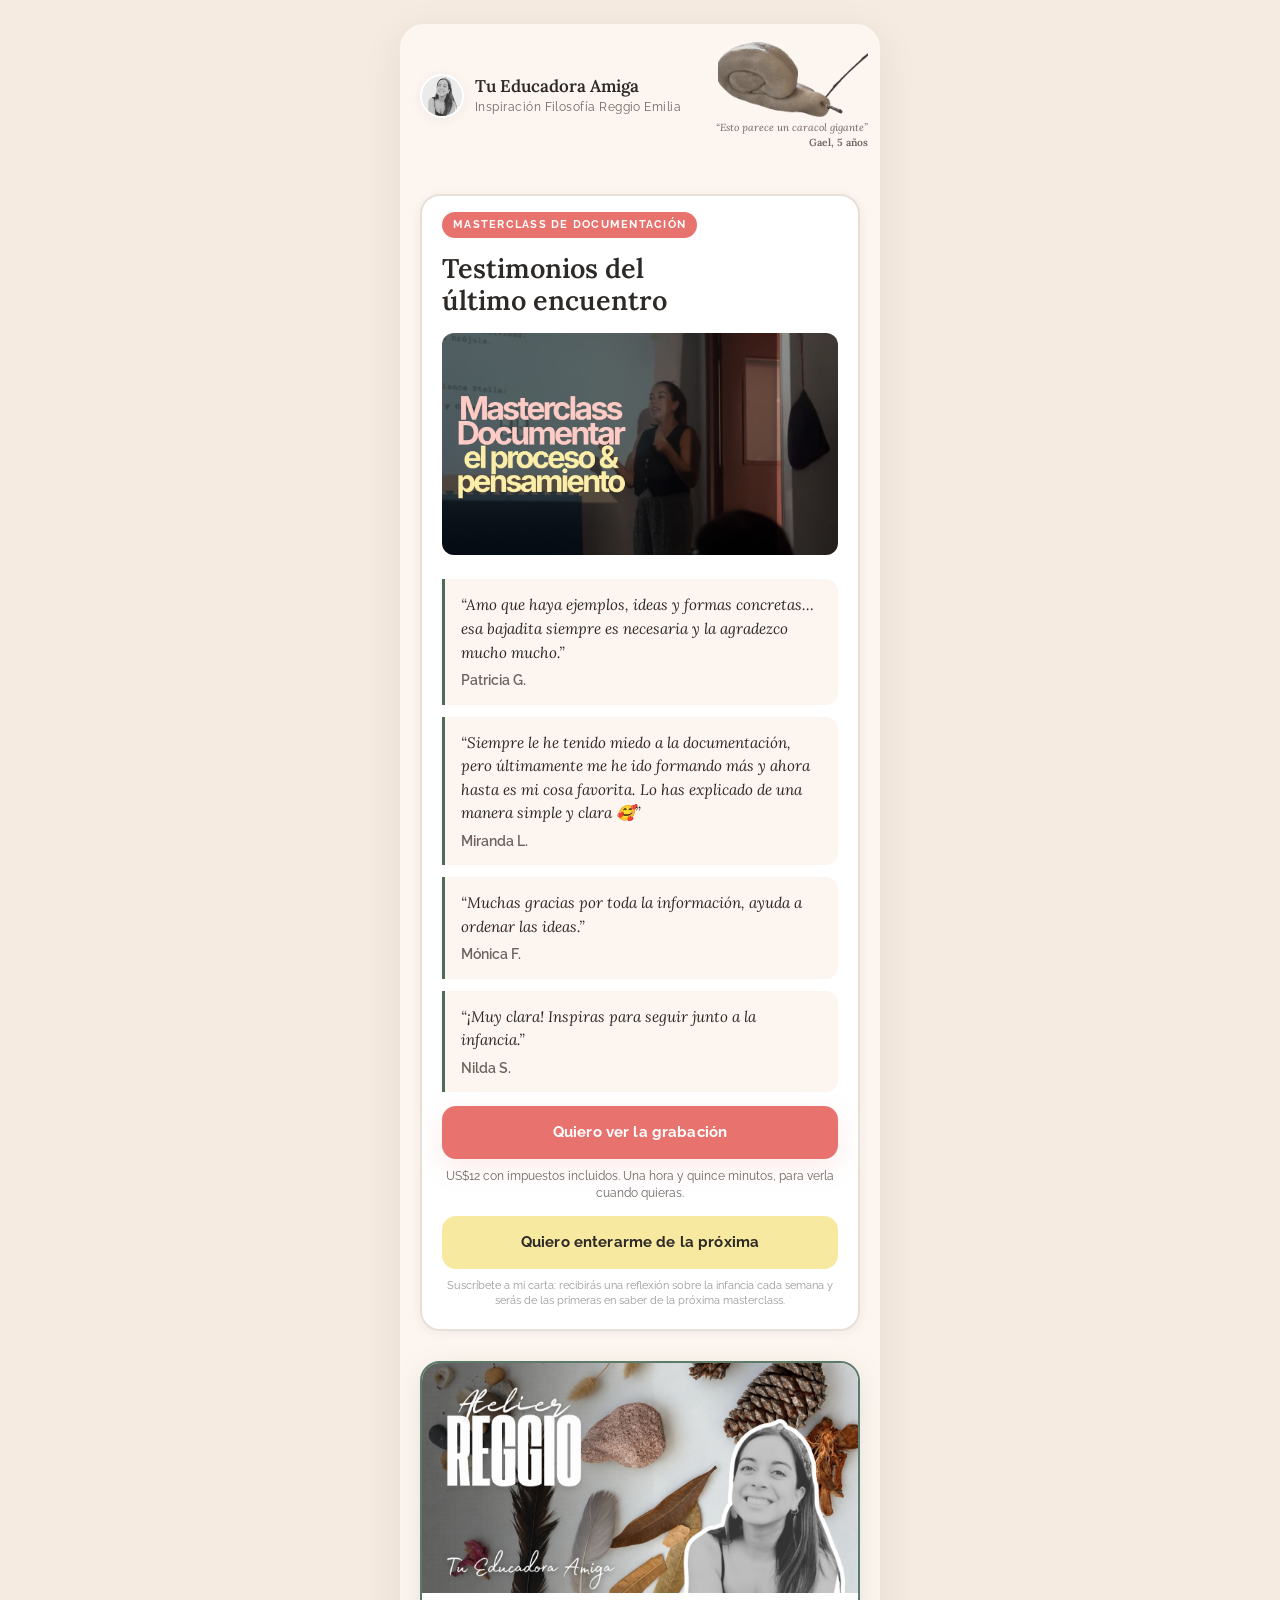
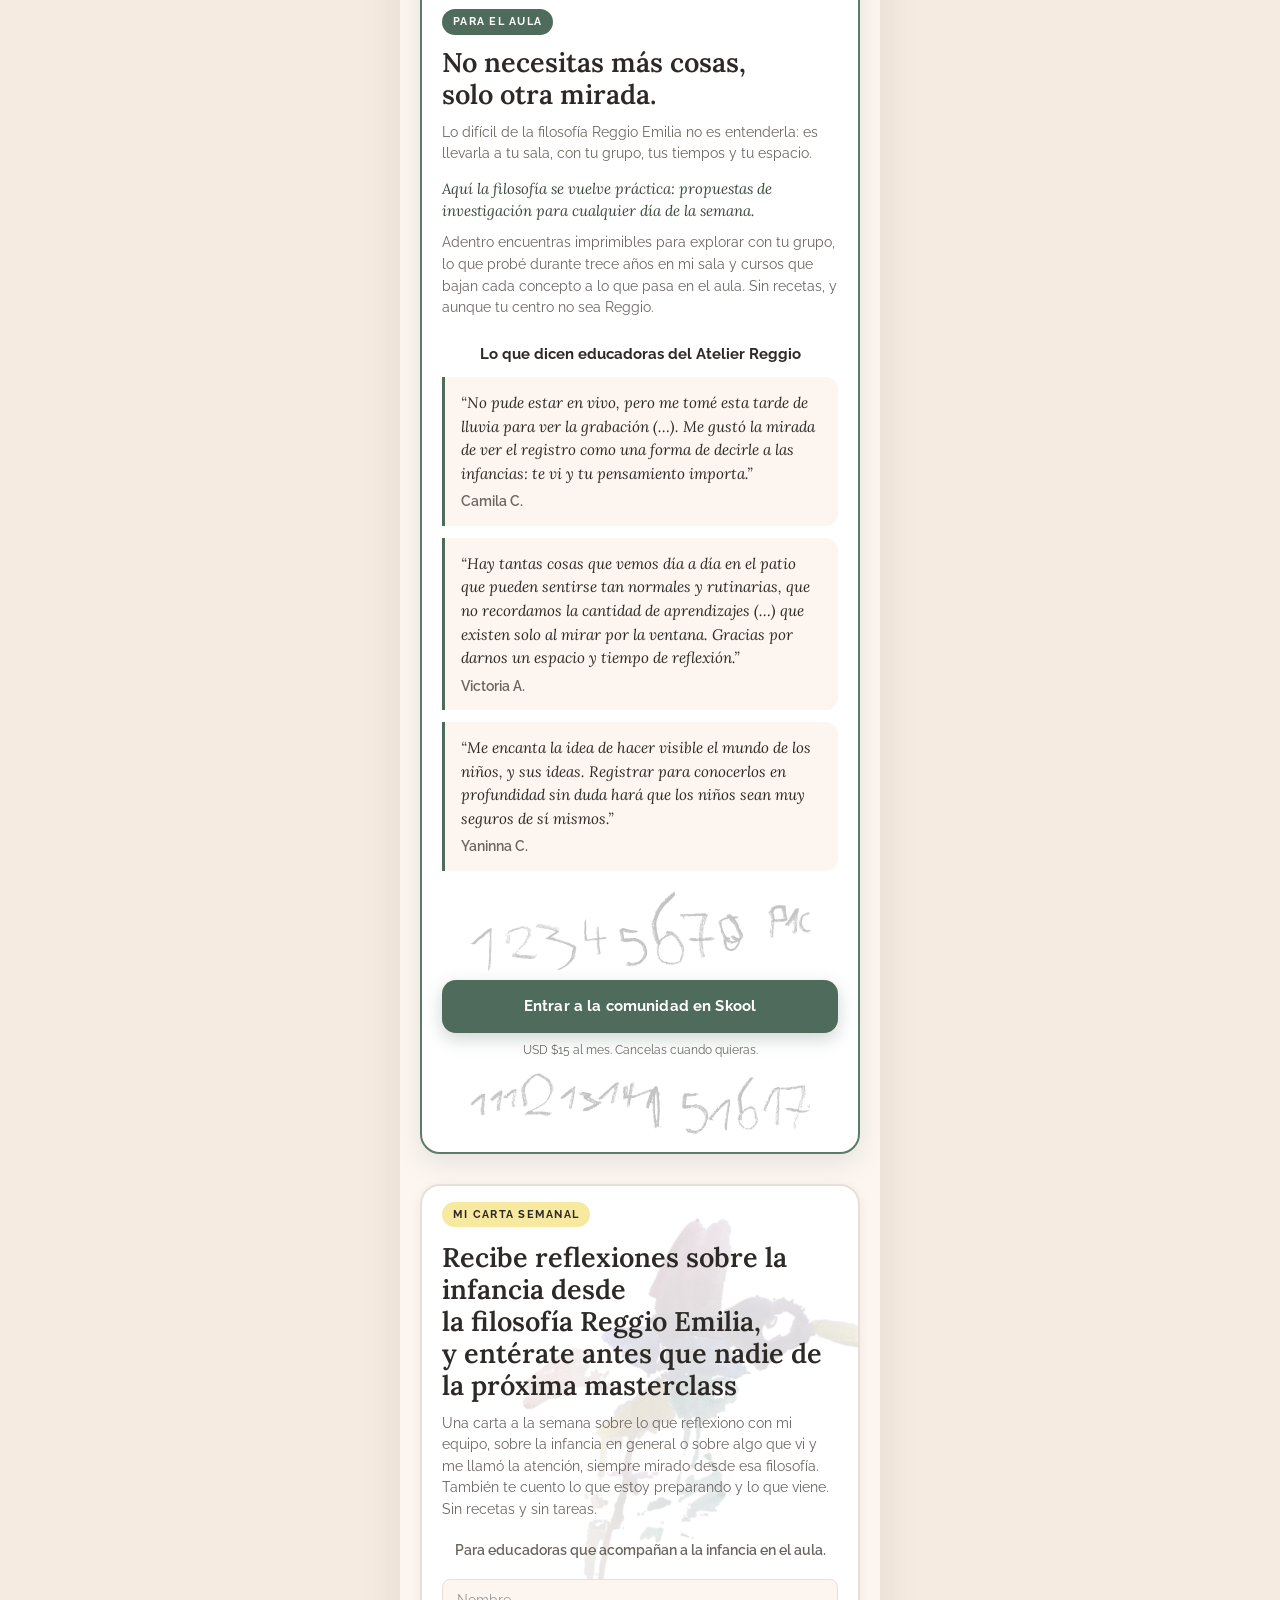
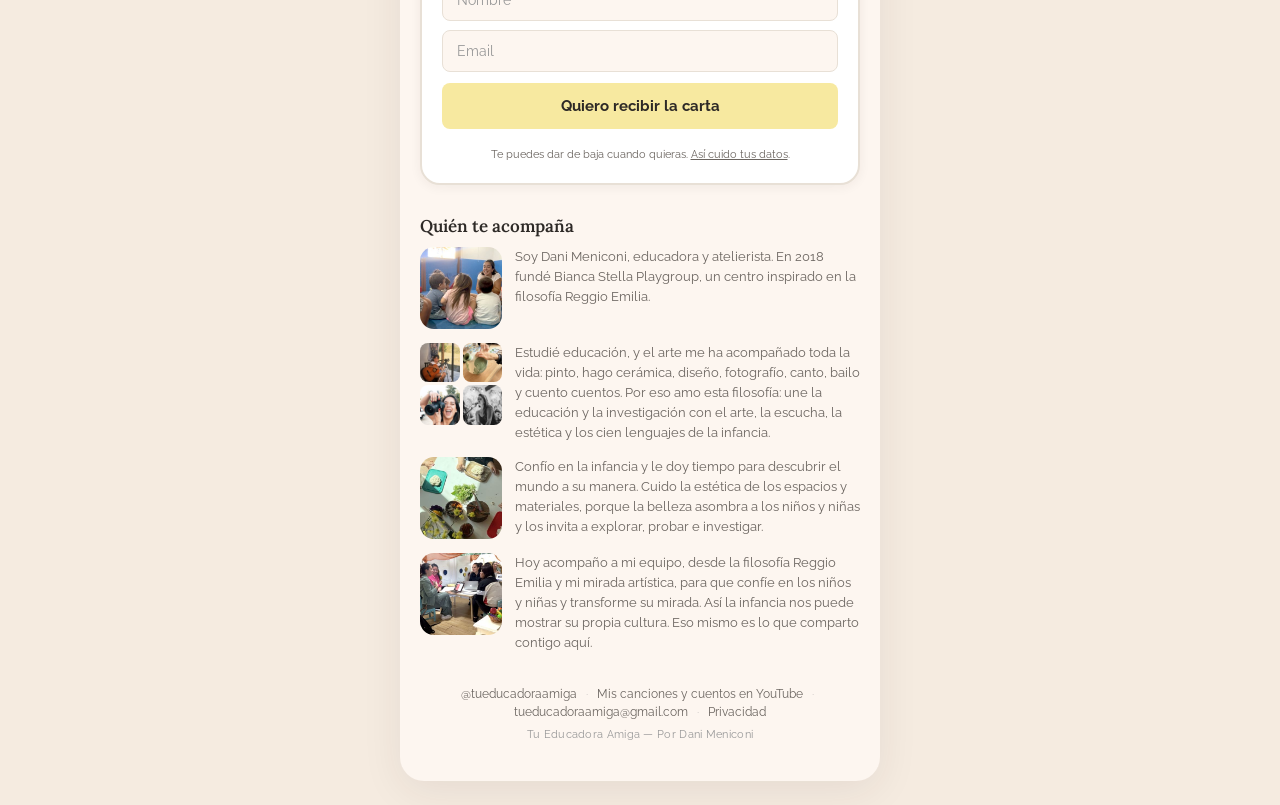
<file: index.html>
<!DOCTYPE html>
<html lang="es">
<head>
  <meta charset="UTF-8">
  <meta name="viewport" content="width=device-width, initial-scale=1.0">
  <title>Tu Educadora Amiga — Acompañar la infancia en el aula</title>
  <meta name="description" content="Una carta por semana sobre la infancia y las próximas masterclasses. Dani Meniconi, inspirada en la filosofía Reggio Emilia.">
  <meta property="og:title" content="Tu Educadora Amiga — Acompañar la infancia en el aula">
  <meta property="og:description" content="Una carta por semana sobre la infancia y las próximas masterclasses. Dani Meniconi, inspirada en la filosofía Reggio Emilia.">
  <meta property="og:type" content="website">
  <meta property="og:url" content="https://tueducadoraamiga.com">
  <meta property="og:image" content="https://tueducadoraamiga.com/img/cover_no_intervenir.jpg">
  <link rel="preconnect" href="https://fonts.googleapis.com">
  <link rel="preconnect" href="https://fonts.gstatic.com" crossorigin>
  <link href="https://fonts.googleapis.com/css2?family=Lora:ital,wght@0,400;0,600;1,400;1,600&family=Raleway:wght@300;400;500;600;700&display=swap" rel="stylesheet">
  <link rel="icon" href="/favicon.ico" sizes="any">
  <link rel="icon" type="image/png" sizes="32x32" href="/img/icon-32.png">
  <link rel="apple-touch-icon" href="/img/icon-180.png">
  <link rel="stylesheet" href="css/styles.css?v=20261124">
</head>
<body>

  <main class="page page--home">

    <!-- CABECERA COMPACTA -->
    <header class="lockup">
      <img class="lockup-avatar" src="img/foto_dani_bio.jpg" alt="Dani Meniconi">
      <div class="lockup-txt">
        <h1>Tu Educadora Amiga</h1>
        <p class="tagline">Inspiración Filosofía Reggio Emilia</p>
      </div>
      <figure class="lockup-deco">
        <img src="img/mc5_caracol.png" alt="Caracol modelado en masa por Gael, 5 años">
        <figcaption><q>Esto parece un caracol gigante</q> <span>Gael, 5 años</span></figcaption>
      </figure>
    </header>

    <!-- MENU RAPIDO guardado en _pausado/menu-rapido.html: arriba va solo lo que se vende ahora. -->

    <!-- ============ 1. EL LEAD MAGNET (+ suscripción a la carta) ============ -->
    <!-- GUIA PAUSADA el 24/10 hasta despues de la masterclass del 31.
         El bloque entero esta guardado en _pausado/guia-lead-magnet.html
         (no se comenta aqui porque tiene comentarios adentro y se rompe).
         Para volver: pegarlo aqui y devolver su boton al menu. -->

    <!-- ============ ASI SE VIVIO LA ULTIMA MASTERCLASS (5 nov 2026) ============ -->
    <!-- Comentarios del chat del Zoom. Cuando haya proxima masterclass,
         estos testimonios pueden pasar a ese bloque. -->
    <section class="lmh lmh--mc5" id="ultima-masterclass">
      <span class="chip">Masterclass de documentación</span>
      <h2 class="hero-titulo">Testimonios del<br>último encuentro</h2>
      <figure class="mc5-doc">
        <a href="https://go.hotmart.com/K108367374V?utm_source=web&amp;utm_medium=home_foto&amp;utm_campaign=grabacion_documentar" target="_blank" rel="noopener">
          <img src="img/grabacion_documentar.jpg" alt="Masterclass Documentar el proceso y el pensamiento: Dani presentando frente a una proyección" loading="lazy">
        </a>
      </figure>
      <div class="testimonios">
        <blockquote>
          <p>“Amo que haya ejemplos, ideas y formas concretas… esa bajadita siempre es necesaria y la agradezco mucho mucho.”</p>
          <cite>Patricia G.</cite>
        </blockquote>
        <blockquote>
          <p>“Siempre le he tenido miedo a la documentación, pero últimamente me he ido formando más y ahora hasta es mi cosa favorita. Lo has explicado de una manera simple y clara 🥰”</p>
          <cite>Miranda L.</cite>
        </blockquote>
        <blockquote>
          <p>“Muchas gracias por toda la información, ayuda a ordenar las ideas.”</p>
          <cite>Mónica F.</cite>
        </blockquote>
        <blockquote>
          <p>“¡Muy clara! Inspiras para seguir junto a la infancia.”</p>
          <cite>Nilda S.</cite>
        </blockquote>
      </div>
      <a class="btn-cta" href="https://go.hotmart.com/K108367374V?utm_source=web&amp;utm_medium=home&amp;utm_campaign=grabacion_documentar" target="_blank" rel="noopener">Quiero ver la grabación</a>
      <p class="btn-fine btn-fine--precio">US$12 con impuestos incluidos. Una hora y quince minutos, para verla cuando quieras.</p>

      <a class="btn-cta btn-cta--carta" href="#carta">Quiero enterarme de la próxima</a>
      <p class="btn-fine">Suscríbete a mi carta: recibirás una reflexión sobre la infancia cada semana y serás de las primeras en saber de la próxima masterclass.</p>
    </section>


    <!-- ============ 2. LA COMUNIDAD DE AULA ============ -->
    <section class="hero hero--school" id="comunidad">
      <div class="hero-img">
        <img src="img/atelier_reggio_v2.jpg" alt="Atelier Reggio de Tu Educadora Amiga — piedras, plumas, hojas y piñas sobre una mesa" loading="lazy">
      </div>

      <span class="chip">Para el aula</span>

      <h2 class="hero-titulo">No necesitas más cosas,<br>solo otra mirada.</h2>

      <p class="hero-bajada">
        Lo difícil de la filosofía Reggio Emilia no es entenderla: es llevarla a tu
        sala, con tu grupo, tus tiempos y tu espacio.
      </p>

      <p class="hero-promesa">Aquí la filosofía se vuelve práctica: propuestas de investigación para cualquier día de la semana.</p>

      <p class="hero-bajada">
        Adentro encuentras imprimibles para explorar con tu grupo, lo que probé
        durante trece años en mi sala y cursos que bajan cada concepto a lo que pasa
        en el aula. Sin recetas, y aunque tu centro no sea Reggio.
      </p>

      <div class="testimonios">
        <p class="test-tit">Lo que dicen educadoras del Atelier Reggio</p>
        <blockquote>
          <p>“No pude estar en vivo, pero me tomé esta tarde de lluvia para ver la grabación (…). Me gustó la mirada de ver el registro como una forma de decirle a las infancias: <em>te vi y tu pensamiento importa</em>.”</p>
          <cite>Camila C.</cite>
        </blockquote>
        <blockquote>
          <p>“Hay tantas cosas que vemos día a día en el patio que pueden sentirse tan normales y rutinarias, que no recordamos la cantidad de aprendizajes (…) que existen solo al mirar por la ventana. Gracias por darnos un espacio y tiempo de reflexión.”</p>
          <cite>Victoria A.</cite>
        </blockquote>
        <blockquote>
          <p>“Me encanta la idea de hacer visible el mundo de los niños, y sus ideas. Registrar para conocerlos en profundidad sin duda hará que los niños sean muy seguros de sí mismos.”</p>
          <cite>Yaninna C.</cite>
        </blockquote>
      </div>

      <img class="numeros-fila" src="img/numeros1.png" alt="" aria-hidden="true" loading="lazy">

      <a class="btn-cta btn-cta--atelier" href="https://www.skool.com/tu-educadora-amiga-9257/about?utm_source=web&amp;utm_medium=home&amp;utm_campaign=apertura" target="_blank" rel="noopener">
        Entrar a la comunidad en Skool
      </a>
      <p class="btn-fine btn-fine--precio">USD $15 al mes. Cancelas cuando quieras.</p>
      <img class="numeros-fila numeros-fila--abajo" src="img/numeros2.png" alt="" aria-hidden="true" loading="lazy">
    </section>

    <!-- ============ LA CARTA (permanente: no caduca con la masterclass) ============ -->
    <!-- Form "Solo AULA" 195811603740886553 -> grupo EN AULA, nada mas.
         Guia "Observar antes de intervenir" retirada el 6 nov 2026 (el PDF sigue en /guias). -->
    <section class="lmh lmh--carta" id="carta">
      <img class="marca marca--pajaro" src="img/mc5_pajaro.png" alt="" aria-hidden="true" loading="lazy">
      <span class="chip">Mi carta semanal</span>

      <h2 class="hero-titulo">Recibe reflexiones sobre la infancia desde la&nbsp;filosofía&nbsp;Reggio&nbsp;Emilia,<br>y entérate antes que nadie de la próxima masterclass</h2>

      <p class="hero-bajada">
        Una carta a la semana sobre lo que reflexiono con mi equipo, sobre la infancia en general
        o sobre algo que vi y me llamó la atención, siempre mirado desde esa filosofía. También te
        cuento lo que estoy preparando y lo que viene. Sin recetas y sin tareas.
      </p>

      <form class="lm-form" id="ctForm" novalidate>
        <p class="lm-para-quien">Para educadoras que acompañan a la infancia en el aula.</p>
        <input class="lm-input" type="text" id="ctName" name="name" placeholder="Nombre" autocomplete="given-name">
        <input class="lm-input" type="email" id="ctEmail" name="email" placeholder="Email" autocomplete="email" required>
        <button type="submit" class="lm-submit" id="ctBtn">Quiero recibir la carta</button>
        <p class="lm-error" id="ctError" hidden>Escribe tu nombre y un email válido.</p>
        <p class="lm-fine">Te puedes dar de baja cuando quieras. <a href="/privacidad/">Así cuido tus datos</a>.</p>
      </form>

      <div class="lm-success" id="ctSuccess" hidden>
        <h4>¡Listo!</h4>
        <p>Ya estás dentro. Nos leemos la próxima semana.</p>
      </div>
    </section>

    <!-- ============ 4. QUIÉN TE ACOMPAÑA ============ -->
    <section class="bloque dani dani--filas">
      <h3 class="bloque-titulo">Quién te acompaña</h3>
      <div class="dani-fila">
        <img class="dani-foto" src="img/sobre_ninos.jpg" alt="Dani sentada en ronda con los niños y niñas de Bianca Stella" loading="lazy">
        <p>Soy Dani Meniconi, educadora y atelierista. En 2018 fundé Bianca Stella Playgroup, un centro inspirado en la filosofía Reggio Emilia.</p>
      </div>
      <div class="dani-fila">
        <div class="dani-mosaico">
          <img src="img/sobre_guitarra.jpg" alt="Dani de niña tocando guitarra" loading="lazy">
          <img src="img/sobre_ceramica.jpg" alt="Dani pintando un jarrón de cerámica" loading="lazy">
          <img src="img/sobre_fotografia.jpg" alt="Dani con su cámara de fotos" loading="lazy">
          <img src="img/sobre_canto.jpg" alt="Dani cantando" loading="lazy">
        </div>
        <p>Estudié educación, y el arte me ha acompañado toda la vida: pinto, hago cerámica, diseño, fotografío, canto, bailo y cuento cuentos. Por eso amo esta filosofía: une la educación y la investigación con el arte, la escucha, la estética y los cien lenguajes de la infancia.</p>
      </div>
      <div class="dani-fila">
        <img class="dani-foto" src="img/sobre_espacio.jpg" alt="Mesa preparada con flores, hojas y masa para explorar" loading="lazy">
        <p>Confío en la infancia y le doy tiempo para descubrir el mundo a su manera. Cuido la estética de los espacios y materiales, porque la belleza asombra a los niños y niñas y los invita a explorar, probar e investigar.</p>
      </div>
      <div class="dani-fila">
        <img class="dani-foto" src="img/sobre_equipo.jpg" alt="Dani en una reunión con su equipo de Bianca Stella" loading="lazy">
        <p>Hoy acompaño a mi equipo, desde la filosofía Reggio Emilia y mi mirada artística, para que confíe en los niños y niñas y transforme su mirada. Así la infancia nos puede mostrar su propia cultura. Eso mismo es lo que comparto contigo aquí.</p>
      </div>
    </section>


    <!-- FOOTER -->
    <footer class="footer">
      <p>
        <a href="https://instagram.com/tueducadoraamiga" target="_blank" rel="noopener">@tueducadoraamiga</a>
        <span class="dot">·</span>
        <a href="https://www.youtube.com/@tueducadoraamiga" target="_blank" rel="noopener">Mis canciones y cuentos en YouTube</a>
        <span class="dot">·</span>
        <a href="mailto:tueducadoraamiga@gmail.com">tueducadoraamiga@gmail.com</a>
        <span class="dot">·</span>
        <a href="/privacidad/">Privacidad</a>
      </p>
      <p class="footer-fine">Tu Educadora Amiga — Por Dani Meniconi</p>
    </footer>

  </main>


  <script>
    /* ---- La carta: un solo formulario (Solo AULA), guia al instante ---- */
    (function () {
      var EP = "https://assets.mailerlite.com/jsonp/2268802/forms/195811603740886553/subscribe";
      var form = document.getElementById('ctForm');
      if (!form) return;
      var btn = document.getElementById('ctBtn');
      var err = document.getElementById('ctError');
      var TXT = err.textContent;
      var enviando = false;
      form.addEventListener('submit', function (e) {
        e.preventDefault();
        if (enviando) return;
        var name = (document.getElementById('ctName').value || '').trim();
        var email = (document.getElementById('ctEmail').value || '').trim();
        if (!name || !/^[^@\s]+@[^@\s]+\.[^@\s]+$/.test(email)) {
          err.textContent = TXT; err.hidden = false; return;
        }
        err.hidden = true; enviando = true;
        var t = btn.textContent;
        btn.disabled = true; btn.textContent = 'Enviando…';
        var body = new URLSearchParams();
        body.append('fields[name]', name);
        body.append('fields[email]', email);
        body.append('ml-submit', '1');
        body.append('anticsrf', 'true');
        fetch(EP, { method: 'POST', body: body })
          .then(function (r) { return r.ok ? r.json() : Promise.reject(r.status); })
          .then(function (d) {
            if (!d || d.success !== true) return Promise.reject(d);
            form.hidden = true;
            document.getElementById('ctSuccess').hidden = false;
          })
          .catch(function () {
            enviando = false; btn.disabled = false; btn.textContent = t;
            err.textContent = 'No pudimos inscribirte. Inténtalo de nuevo o escríbenos a tueducadoraamiga@gmail.com';
            err.hidden = false;
          });
      });
    })();
  </script>


</body>
</html>
</file>
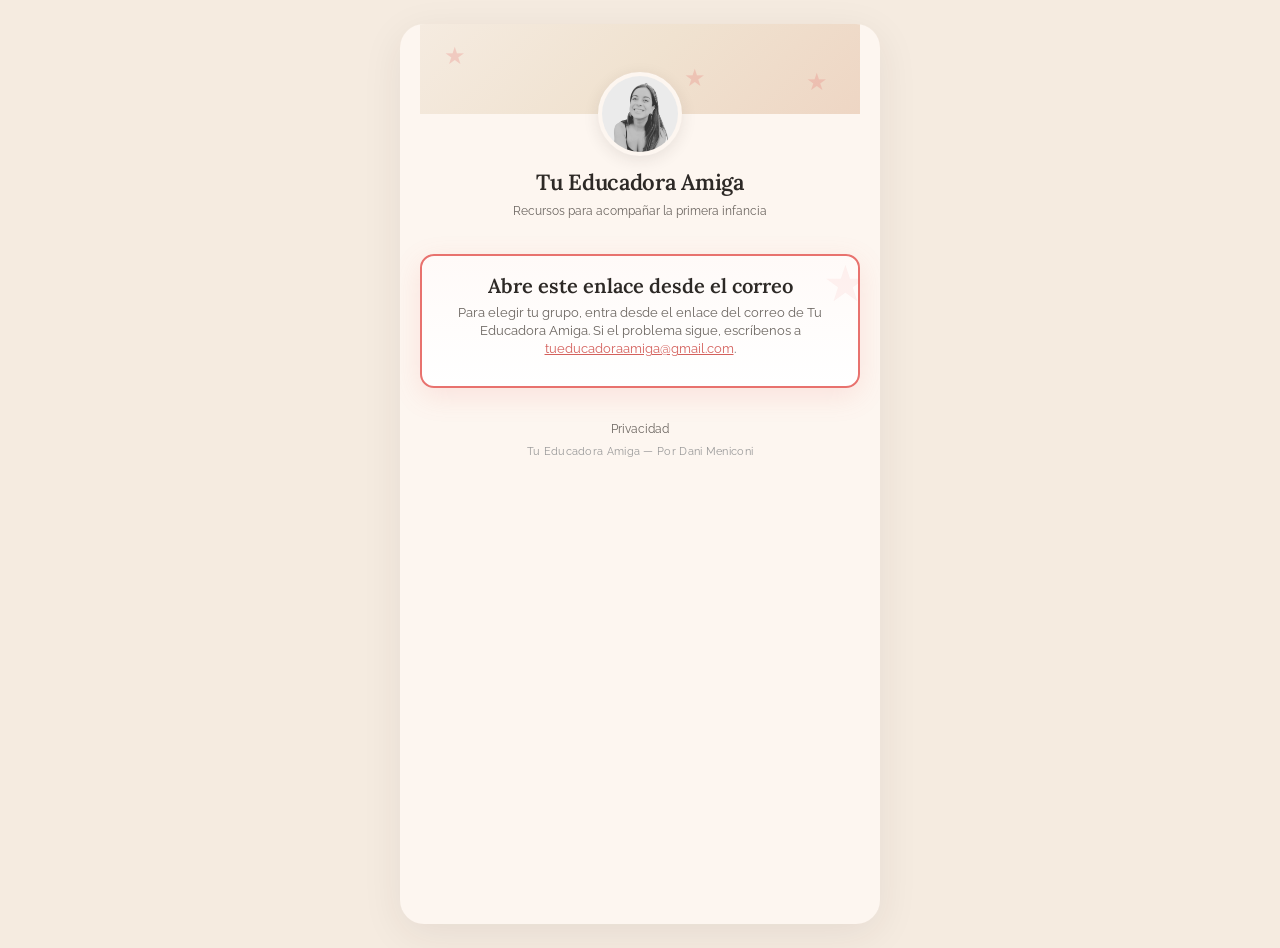
<file: grupo/index.html>
<!DOCTYPE html>
<html lang="es">
<head>
  <meta charset="UTF-8">
  <meta name="viewport" content="width=device-width, initial-scale=1.0">
  <title>Tu Educadora Amiga — Tu grupo</title>
  <meta name="robots" content="noindex">
  <link rel="preconnect" href="https://fonts.googleapis.com">
  <link rel="preconnect" href="https://fonts.gstatic.com" crossorigin>
  <link href="https://fonts.googleapis.com/css2?family=Lora:ital,wght@0,400;0,600;1,400;1,600&family=Raleway:wght@300;400;500;600;700&display=swap" rel="stylesheet">
  <link rel="icon" href="/favicon.ico" sizes="any">
  <link rel="icon" type="image/png" sizes="32x32" href="/img/icon-32.png">
  <link rel="apple-touch-icon" href="/img/icon-180.png">
  <link rel="stylesheet" href="../css/styles.css">
  <style>
    .g-btn {
      display: block;
      text-align: center;
      text-decoration: none;
      box-sizing: border-box;
      margin-top: 8px;
    }
    .g-back { color: var(--color-coral-dark); text-decoration: underline; }
    .card--hero .card-badge .badge-icon { font-size: 12px; }
  </style>
</head>
<body>

  <main class="page">

    <section class="banner">
      <div class="banner-deco">
        <span class="star star--1">★</span>
        <span class="star star--2">★</span>
        <span class="star star--3">★</span>
      </div>
    </section>

    <div class="avatar">
      <img src="../img/foto_dani_bio.jpg" alt="Dani Meniconi">
    </div>

    <header class="brand">
      <h1>Tu Educadora Amiga</h1>
      <p class="tagline">Recursos para acompañar la primera infancia</p>
    </header>

    <section class="cards">
      <article class="card card--hero">

        <div id="gDone" hidden>
          <div class="card-badge">
            <span class="badge-icon">✓</span>
            <span class="badge-text" id="gBadge">LISTO</span>
          </div>
          <h2 id="gTitle">¡Listo! Ya estás en el grupo.</h2>
          <p class="card-sub" id="gMsg"></p>
          <p class="lm-fine" style="margin-top:14px;">
            <a class="g-back" href="/">Volver a Tu Educadora Amiga</a>
          </p>
        </div>

        <div id="gWait" hidden>
          <h2>Un momento…</h2>
          <p class="card-sub">Te estamos sumando a tu grupo.</p>
        </div>

        <div id="gFail" hidden>
          <h2>No pudimos sumarte</h2>
          <p class="card-sub">Algo falló de nuestro lado. Escríbenos a <a class="g-back" href="mailto:tueducadoraamiga@gmail.com">tueducadoraamiga@gmail.com</a> y te sumamos a mano.</p>
          <p class="lm-fine" style="margin-top:14px;"><a class="g-back" href="/">Volver a Tu Educadora Amiga</a></p>
        </div>

        <div id="gCerrado" hidden>
          <h2>Las cartas para familias están cerradas por ahora</h2>
          <p class="card-sub">Gracias por tu interés. Por ahora escribo solo para quienes acompañan a la infancia en el aula.</p>
          <p class="lm-fine" style="margin-top:14px;"><a class="g-back" href="/">Volver a Tu Educadora Amiga</a></p>
        </div>

        <div id="gErr" hidden>
          <h2>Abre este enlace desde el correo</h2>
          <p class="card-sub">Para elegir tu grupo, entra desde el enlace del correo de Tu Educadora Amiga. Si el problema sigue, escríbenos a <a class="g-back" href="mailto:tueducadoraamiga@gmail.com">tueducadoraamiga@gmail.com</a>.</p>
        </div>

      </article>
    </section>

    <footer class="footer">
      <p><a href="/privacidad/">Privacidad</a></p>
      <p class="footer-fine">Tu Educadora Amiga — Por Dani Meniconi</p>
    </footer>

  </main>

  <script>
    (function () {
      var EP = {
        aula: "https://assets.mailerlite.com/jsonp/2268802/forms/195811603740886553/subscribe"
      };
      // Desde nov 2026 solo se suma gente a AULA; las cartas para familias estan cerradas.
      var LABEL = { aula: "en aula" };
      // URLSearchParams decodifica "+" como ESPACIO, asi que un correo tipo
      // nombre+algo@gmail.com llegaba partido y la pagina lo rechazaba.
      // decodeURIComponent no aplica esa regla: hay que leer el parametro crudo.
      function leerParam(nombre) {
        var m = new RegExp('[?&]' + nombre + '=([^&#]*)').exec(location.search);
        if (!m) return '';
        try { return decodeURIComponent(m[1]); } catch (e) { return m[1]; }
      }
      var g = (leerParam('g') || '').toLowerCase();
      var email = (leerParam('e') || leerParam('email') || '').trim();
      var done = document.getElementById('gDone');
      var err  = document.getElementById('gErr');
      var wait = document.getElementById('gWait');
      var fail = document.getElementById('gFail');

      if (g === 'casa') { document.getElementById('gCerrado').hidden = false; return; }
      var validGroup = (g === 'aula');
      var validEmail = /^[^@\s]+@[^@\s]+\.[^@\s]+$/.test(email);

      if (!validGroup || !validEmail) { err.hidden = false; return; }

      wait.hidden = false;

      var body = new URLSearchParams();
      body.append('fields[email]', email);
      body.append('ml-submit', '1');
      body.append('anticsrf', 'true');

      // El endpoint responde access-control-allow-origin:* -> se puede LEER la
      // respuesta. Antes iba con sendBeacon + no-cors (disparar y olvidar) y la
      // pagina decia "listo" aunque MailerLite no hubiera hecho nada.
      fetch(EP[g], { method: 'POST', body: body })
        .then(function (r) { return r.ok ? r.json() : Promise.reject(r.status); })
        .then(function (d) {
          if (!d || d.success !== true) return Promise.reject(d);
          wait.hidden = true;
          document.getElementById('gBadge').textContent = 'YA ESTÁS EN "' + LABEL[g].toUpperCase() + '"';
          document.getElementById('gMsg').textContent = 'Vas a recibir el contenido pensado para quienes acompañan a la infancia ' + LABEL[g] + '. Cuando Dani lance algo para tu grupo, te va a llegar a ti.';
          done.hidden = false;
        })
        .catch(function () {
          wait.hidden = true;
          fail.hidden = false;
        });
    })();
  </script>

</body>
</html>
</file>
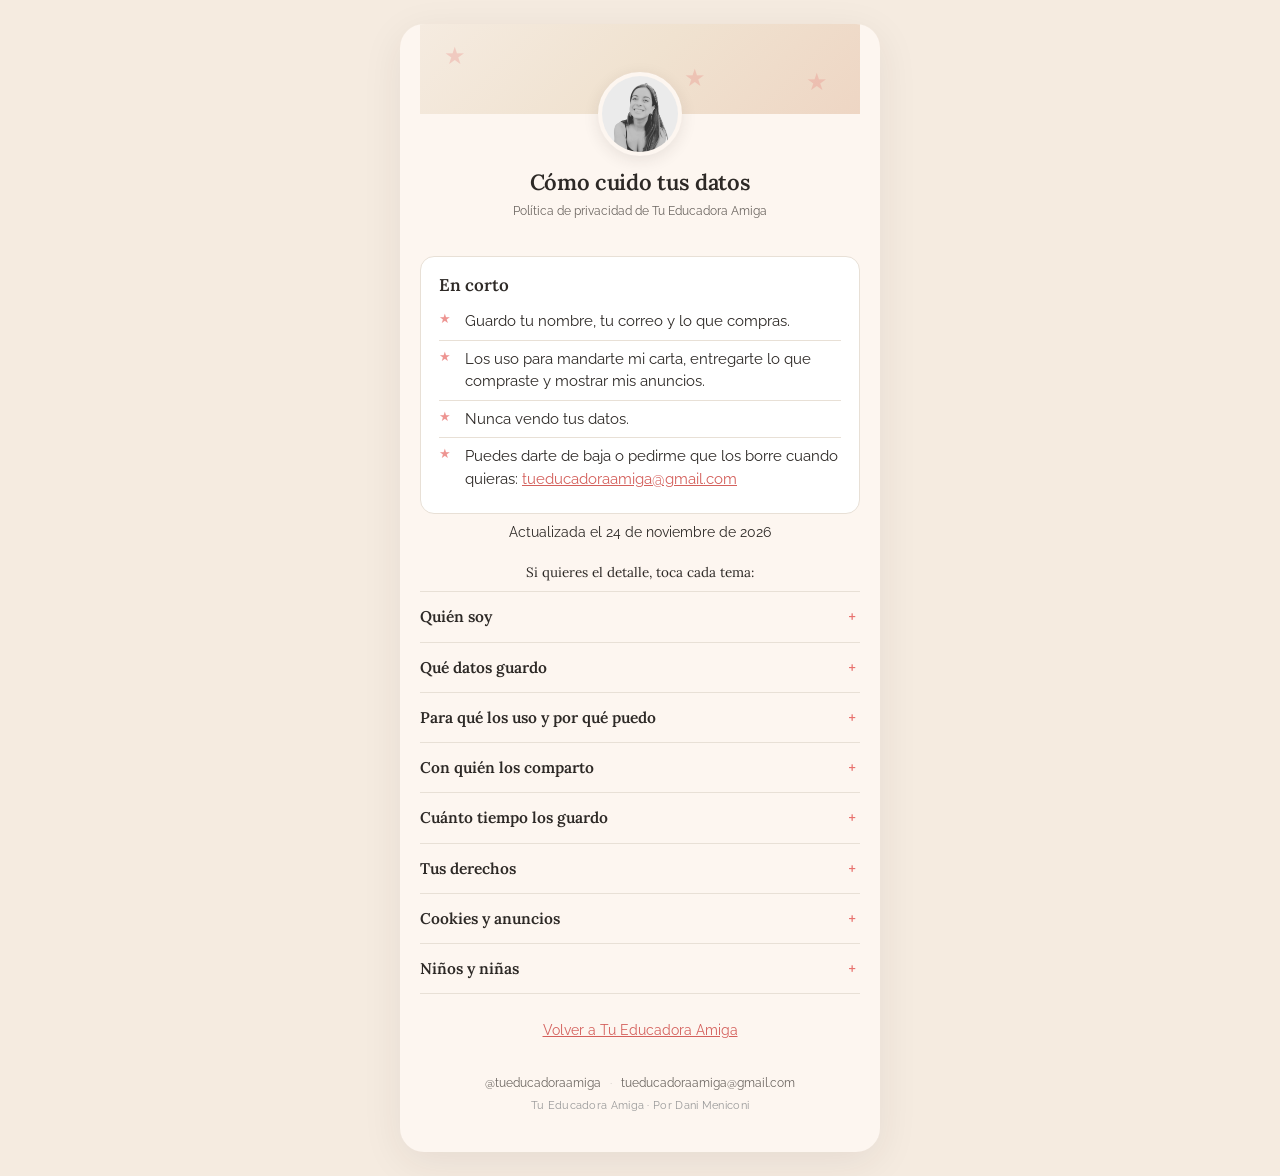
<file: privacidad/index.html>
<!DOCTYPE html>
<html lang="es">
<head>
  <meta charset="UTF-8">
  <meta name="viewport" content="width=device-width, initial-scale=1.0">
  <title>Cómo cuido tus datos | Tu Educadora Amiga</title>
  <meta name="description" content="Política de privacidad de Tu Educadora Amiga: qué datos guardo, para qué los uso, con quién los comparto y cómo puedes pedir que los borre.">
  <link rel="canonical" href="https://tueducadoraamiga.com/privacidad/">
  <link rel="preconnect" href="https://fonts.googleapis.com">
  <link rel="preconnect" href="https://fonts.gstatic.com" crossorigin>
  <link href="https://fonts.googleapis.com/css2?family=Lora:ital,wght@0,400;0,600;1,400;1,600&family=Raleway:wght@300;400;500;600;700&display=swap" rel="stylesheet">
  <link rel="icon" href="/favicon.ico" sizes="any">
  <link rel="icon" type="image/png" sizes="32x32" href="/img/icon-32.png">
  <link rel="apple-touch-icon" href="/img/icon-180.png">
  <link rel="stylesheet" href="../css/styles.css">
  <style>
    .priv { padding-top: 4px; }
    .priv-corto {
      background: var(--color-white);
      border: 1px solid var(--color-border);
      border-radius: var(--radius-md);
      padding: 16px 18px;
      margin: 6px 0 8px;
    }
    .priv-corto h2 {
      font-family: var(--font-heading);
      font-size: 17px;
      font-weight: 600;
      margin: 0 0 10px;
    }
    .priv-corto ul { list-style: none; padding: 0; margin: 0; }
    .priv-corto li {
      font-size: 14.5px;
      line-height: 1.55;
      padding: 7px 0 7px 26px;
      position: relative;
      border-top: 1px solid var(--color-border);
    }
    .priv-corto li:first-child { border-top: 0; padding-top: 2px; }
    .priv-corto li span {
      position: absolute;
      left: 0;
      top: 6px;
      color: var(--color-coral);
      font-size: 13px;
      opacity: 0.75;
    }
    .priv-corto li:first-child span { top: 1px; }
    .priv-fecha { font-size: 11px; color: var(--color-gray-light); margin: 6px 0 18px; text-align: center; }
    .priv-sub {
      font-family: var(--font-heading);
      font-size: 14px;
      color: var(--color-gray);
      text-align: center;
      margin: 18px 0 8px;
    }
    .priv details {
      border-bottom: 1px solid var(--color-border);
    }
    .priv details:first-of-type { border-top: 1px solid var(--color-border); }
    .priv summary {
      font-family: var(--font-heading);
      font-size: 15.5px;
      font-weight: 600;
      padding: 13px 28px 13px 0;
      cursor: pointer;
      list-style: none;
      position: relative;
    }
    .priv summary::-webkit-details-marker { display: none; }
    .priv summary::after {
      content: "+";
      position: absolute;
      right: 4px;
      top: 10px;
      font-family: var(--font-body);
      font-size: 20px;
      font-weight: 400;
      color: var(--color-coral);
    }
    .priv details[open] summary::after { content: "−"; }
    .priv details > div { padding: 0 0 14px; }
    .priv p, .priv details li { font-size: 13.5px; line-height: 1.6; color: var(--color-dark); }
    .priv details p + p { margin-top: 8px; }
    .priv details ul { padding-left: 18px; margin-top: 4px; }
    .priv details li { margin-bottom: 5px; }
    .priv a { color: var(--color-coral-dark); text-decoration: underline; }
    .priv strong { font-weight: 600; }
    .priv-volver { text-align: center; margin-top: 26px; font-size: 13px; }
  </style>
</head>
<body>

  <main class="page">

    <section class="banner">
      <div class="banner-deco">
        <span class="star star--1">★</span>
        <span class="star star--2">★</span>
        <span class="star star--3">★</span>
      </div>
    </section>

    <div class="avatar">
      <img src="../img/foto_dani_bio.jpg" alt="Dani Meniconi">
    </div>

    <header class="brand">
      <h1>Cómo cuido tus datos</h1>
      <p class="tagline">Política de privacidad de Tu Educadora Amiga</p>
    </header>

    <article class="priv">

      <section class="priv-corto">
        <h2>En corto</h2>
        <ul>
          <li><span>★</span>Guardo tu nombre, tu correo y lo que compras.</li>
          <li><span>★</span>Los uso para mandarte mi carta, entregarte lo que compraste y mostrar mis anuncios.</li>
          <li><span>★</span>Nunca vendo tus datos.</li>
          <li><span>★</span>Puedes darte de baja o pedirme que los borre cuando quieras: <a href="mailto:tueducadoraamiga@gmail.com">tueducadoraamiga@gmail.com</a></li>
        </ul>
      </section>
      <p class="priv-fecha">Actualizada el 24 de noviembre de 2026</p>

      <p class="priv-sub">Si quieres el detalle, toca cada tema:</p>

      <details>
        <summary>Quién soy</summary>
        <div>
          <p>La responsable de tus datos soy yo, <strong>Daniela Pas Meniconi Muñoz</strong> (Dani Meniconi), creadora de Tu Educadora Amiga. Contacto: <a href="mailto:tueducadoraamiga@gmail.com">tueducadoraamiga@gmail.com</a>.</p>
        </div>
      </details>

      <details>
        <summary>Qué datos guardo</summary>
        <div>
          <ul>
            <li><strong>Carta y guías:</strong> tu nombre, tu correo y si abres las cartas.</li>
            <li><strong>Compras:</strong> lo que pide Hotmart (nombre, correo, país y lo que compraste). Tu tarjeta la maneja Hotmart; yo nunca la veo.</li>
            <li><strong>Clases en vivo:</strong> tu nombre y correo en Zoom.</li>
            <li><strong>Atelier Reggio:</strong> tu perfil en Skool y lo que compartes ahí.</li>
            <li><strong>Anuncios:</strong> Meta puede registrar, con su píxel, que visitaste mis páginas de venta o que compraste.</li>
          </ul>
        </div>
      </details>

      <details>
        <summary>Para qué los uso y por qué puedo</summary>
        <div>
          <ul>
            <li>Mandarte la carta y lo que pediste, porque <strong>me diste tu permiso</strong> al suscribirte.</li>
            <li>Entregarte lo que compraste, porque <strong>lo necesita tu compra</strong>.</li>
            <li>Medir mis anuncios, mostrárselos a personas a las que les pueden interesar y no mostrarte algo que ya compraste, por mi <strong>interés en dar a conocer mi trabajo</strong>. Siempre me puedes decir que no.</li>
          </ul>
        </div>
      </details>

      <details>
        <summary>Con quién los comparto</summary>
        <div>
          <p>Solo con las herramientas que uso para trabajar: <strong>MailerLite</strong> (la carta), <strong>Hotmart</strong> (ventas y pagos), <strong>Zoom</strong> (clases en vivo), <strong>Skool</strong> (Atelier Reggio), <strong>Meta</strong> (anuncios) y <strong>GitHub</strong> y <strong>Google Fonts</strong> (que hacen funcionar esta web y reciben datos técnicos como tu IP).</p>
          <p>Si uso tu correo para un anuncio, va cifrado: Meta solo lo usa para encontrar coincidencias y después lo borra. Algunas de estas empresas guardan datos fuera de tu país, con las garantías que exige la ley.</p>
        </div>
      </details>

      <details>
        <summary>Cuánto tiempo los guardo</summary>
        <div>
          <p>Tu correo, mientras estés suscrita; si te das de baja, lo borro de mi lista. Los datos de compras, el tiempo que exige la ley tributaria.</p>
        </div>
      </details>

      <details>
        <summary>Tus derechos</summary>
        <div>
          <p>Puedes pedirme ver, corregir o borrar tus datos, que no use tu correo para anuncios, o que te los mande en un archivo. Escríbeme a <a href="mailto:tueducadoraamiga@gmail.com">tueducadoraamiga@gmail.com</a> y te respondo en máximo 30 días. Para dejar la carta, toca "darse de baja" al final de cualquier carta.</p>
          <p>Si sientes que no cuidé bien tus datos, puedes reclamar ante la autoridad de tu país: en Chile, la Agencia de Protección de Datos Personales; en Francia, la CNIL; en España, la AEPD.</p>
        </div>
      </details>

      <details>
        <summary>Cookies y anuncios</summary>
        <div>
          <p>Esta web no usa cookies de publicidad. Mis páginas de venta en Hotmart sí usan el píxel de Meta y las cookies de Hotmart. Para elegir qué anuncios ves, entra a tus <a href="https://www.facebook.com/adpreferences" target="_blank" rel="noopener">preferencias de anuncios de Meta</a>, <a href="https://www.youronlinechoices.eu/" target="_blank" rel="noopener">youronlinechoices.eu</a> o <a href="https://www.aboutads.info/choices" target="_blank" rel="noopener">aboutads.info/choices</a>.</p>
        </div>
      </details>

      <details>
        <summary>Niños y niñas</summary>
        <div>
          <p>Mis recursos son para personas adultas. No recojo datos de niños y niñas. Si compartes fotos o trabajos de niños y niñas en el Atelier, cuida tener el permiso de sus familias.</p>
        </div>
      </details>

      <p class="priv-volver"><a href="/">Volver a Tu Educadora Amiga</a></p>

    </article>

    <!-- FOOTER -->
    <footer class="footer">
      <p>
        <a href="https://instagram.com/tueducadoraamiga" target="_blank" rel="noopener">@tueducadoraamiga</a>
        <span class="dot">·</span>
        <a href="mailto:tueducadoraamiga@gmail.com">tueducadoraamiga@gmail.com</a>
      </p>
      <p class="footer-fine">Tu Educadora Amiga · Por Dani Meniconi</p>
    </footer>

  </main>

</body>
</html>
</file>
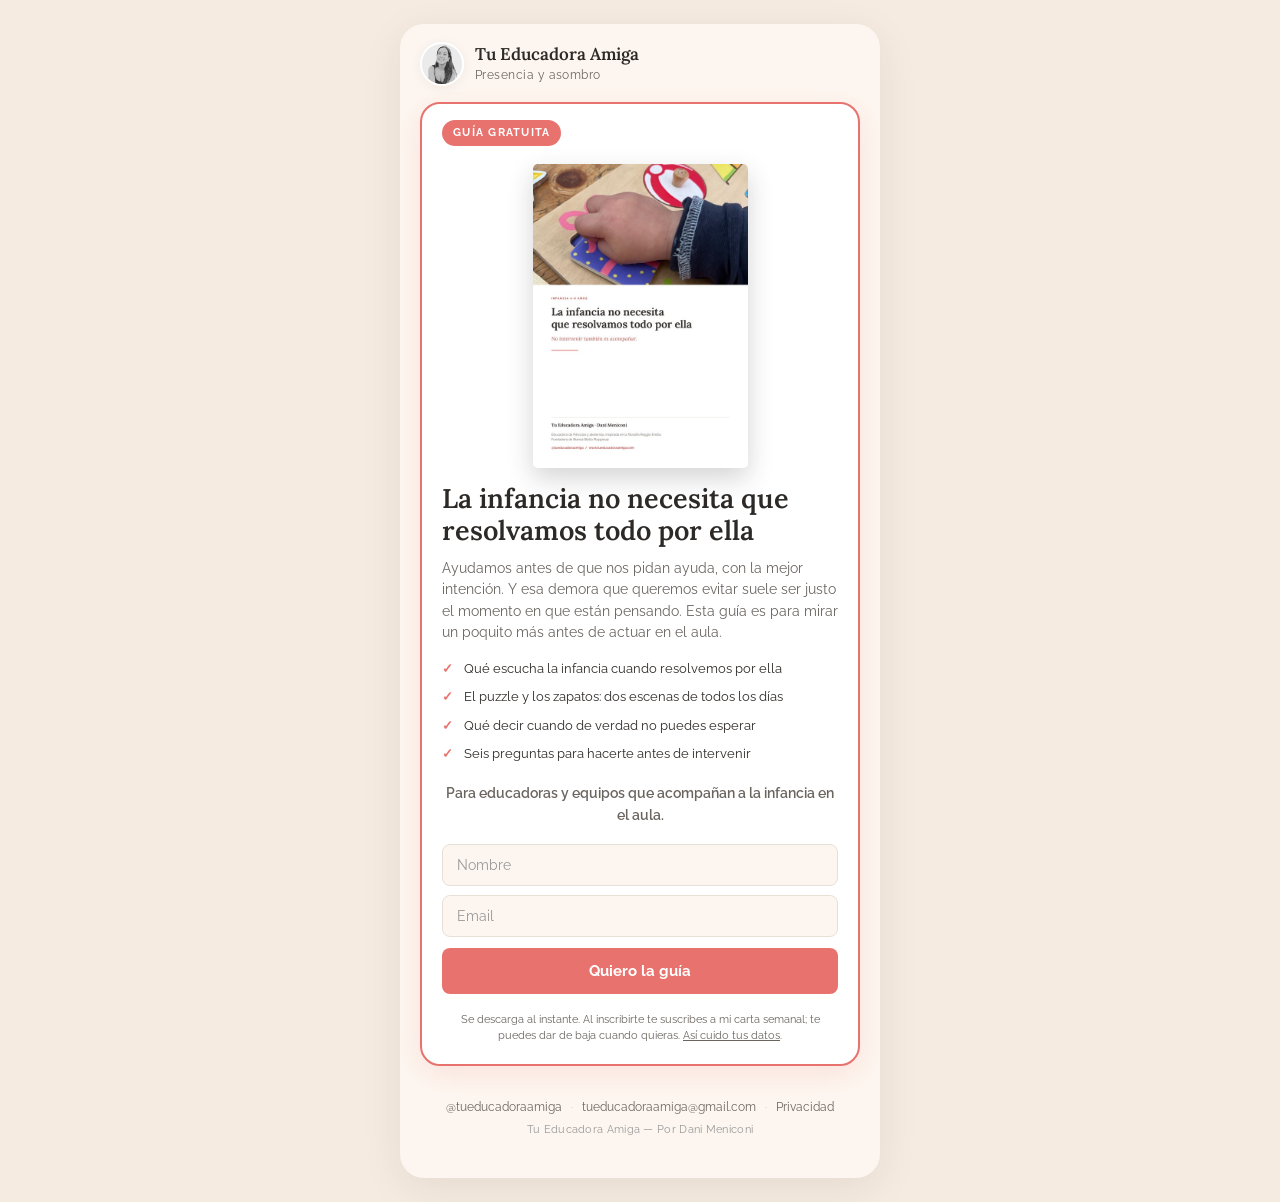
<file: vuelta/index.html>
<!DOCTYPE html>
<html lang="es">
<head>
  <meta charset="UTF-8">
  <meta name="viewport" content="width=device-width, initial-scale=1.0">
  <title>Tu Educadora Amiga</title>
  <link rel="canonical" href="https://tueducadoraamiga.com/guias/no-intervenir/">
  <meta http-equiv="refresh" content="0; url=/guias/no-intervenir/">
  <meta name="robots" content="noindex">
  <script>location.replace('/guias/no-intervenir/');</script>
  <link rel="icon" href="/favicon.ico" sizes="any">
  <link rel="icon" type="image/png" sizes="32x32" href="/img/icon-32.png">
  <link rel="apple-touch-icon" href="/img/icon-180.png">
</head>
<body>
  <p>Esta guía se mudó. <a href="/guias/no-intervenir/">Ir a la guía nueva</a>.</p>
</body>
</html>
</file>
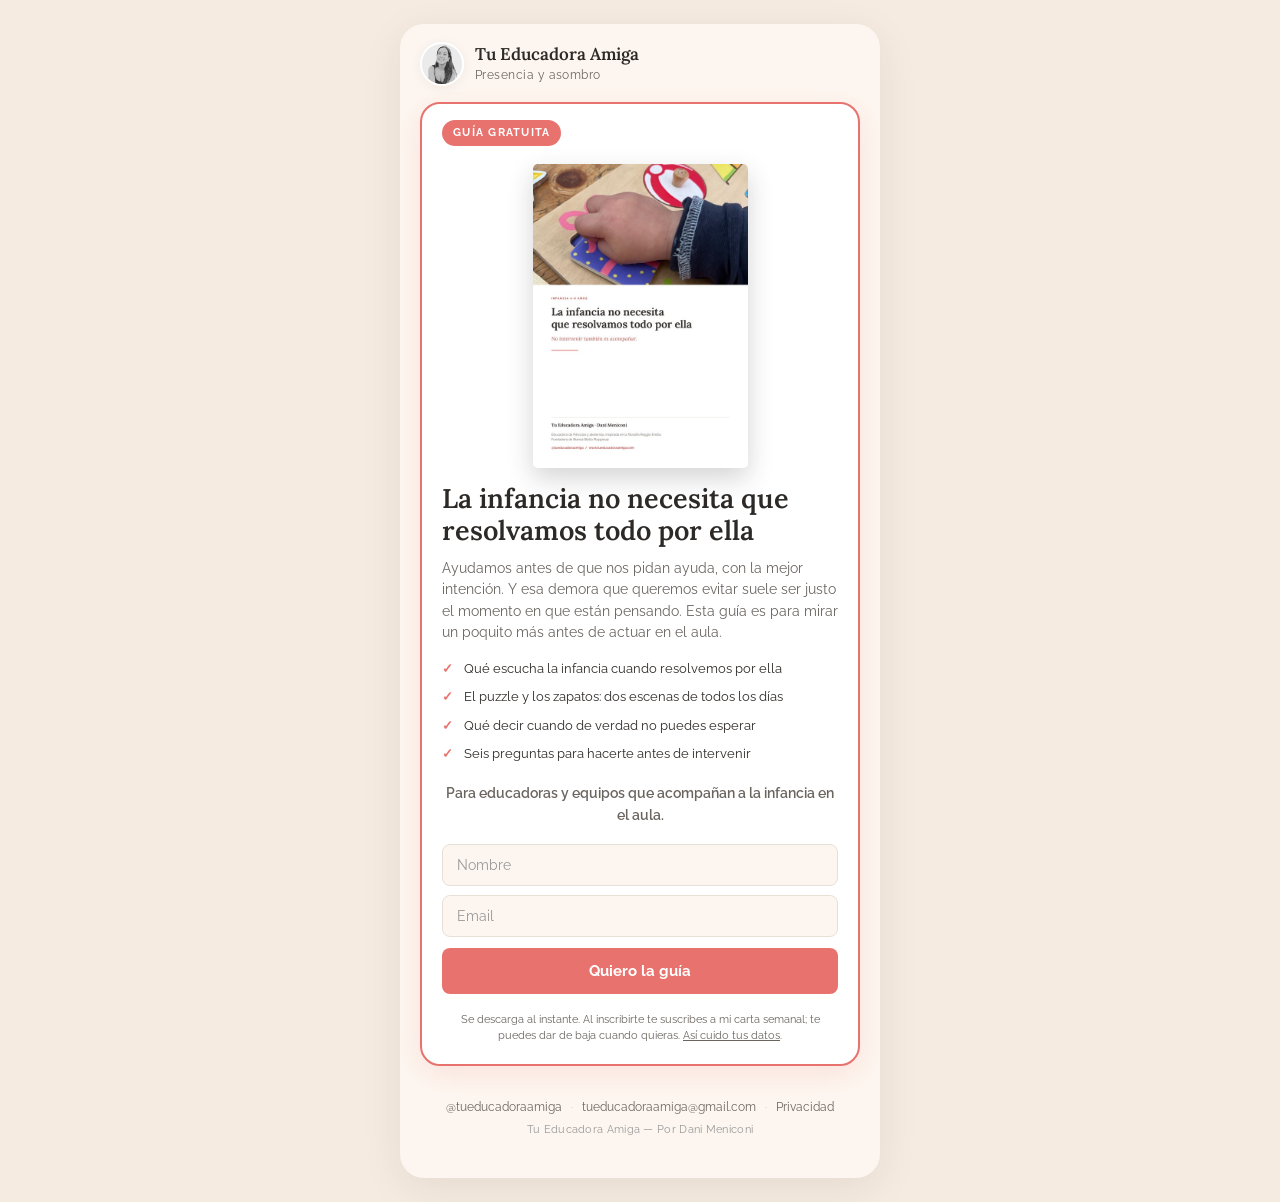
<file: guias/no-intervenir/index.html>
<!DOCTYPE html>
<html lang="es">
<head>
  <meta charset="UTF-8">
  <meta name="viewport" content="width=device-width, initial-scale=1.0">
  <title>La infancia no necesita que resolvamos todo por ella — Guía gratuita | Tu Educadora Amiga</title>
  <meta name="description" content="Guía gratuita de Dani Meniconi: qué escucha la infancia cuando resolvemos por ella, qué decir cuando no puedes esperar y seis preguntas para hacerte antes de intervenir. Para el aula.">
  <meta property="og:title" content="La infancia no necesita que resolvamos todo por ella">
  <meta property="og:description" content="No intervenir también es acompañar. Guía gratuita para mirar un poquito más antes de actuar.">
  <meta property="og:type" content="website">
  <meta property="og:url" content="https://tueducadoraamiga.com/guias/no-intervenir">
  <meta property="og:image" content="https://tueducadoraamiga.com/img/cover_no_intervenir.jpg">
  <meta name="theme-color" content="#FDF6F0">
  <link rel="preconnect" href="https://fonts.googleapis.com">
  <link rel="preconnect" href="https://fonts.gstatic.com" crossorigin>
  <link href="https://fonts.googleapis.com/css2?family=Lora:ital,wght@0,400;0,600;1,400;1,600&family=Raleway:wght@300;400;500;600;700&display=swap" rel="stylesheet">
  <link rel="icon" href="/favicon.ico" sizes="any">
  <link rel="icon" type="image/png" sizes="32x32" href="/img/icon-32.png">
  <link rel="apple-touch-icon" href="/img/icon-180.png">
  <link rel="stylesheet" href="../../css/styles.css">
</head>
<body>

  <main class="page page--vuelta">

    <!-- CABECERA COMPACTA -->
    <header class="lockup">
      <a href="../../" style="display:flex;align-items:center;gap:11px;">
        <img class="lockup-avatar" src="../../img/foto_dani_bio.jpg" alt="Dani Meniconi">
        <div class="lockup-txt">
          <h1>Tu Educadora Amiga</h1>
          <p class="tagline">Presencia y asombro</p>
        </div>
      </a>
    </header>

    <!-- ============ EL LEAD MAGNET ============ -->
    <section class="lmh">
      <span class="chip">Guía gratuita</span>

      <img class="lmh-cover" src="../../img/cover_no_intervenir.jpg" alt="La infancia no necesita que resolvamos todo por ella — guía de Tu Educadora Amiga" fetchpriority="high">

      <h2 class="hero-titulo">La infancia no necesita que resolvamos todo por ella</h2>

      <p class="hero-bajada">
        Ayudamos antes de que nos pidan ayuda, con la mejor intención. Y esa demora
        que queremos evitar suele ser justo el momento en que están pensando. Esta
        guía es para mirar un poquito más antes de actuar en el aula.
      </p>

      <ul class="trae">
        <li>Qué escucha la infancia cuando resolvemos por ella</li>
        <li>El puzzle y los zapatos: dos escenas de todos los días</li>
        <li>Qué decir cuando de verdad no puedes esperar</li>
        <li>Seis preguntas para hacerte antes de intervenir</li>
      </ul>

      <!-- Form custom: POST directo a MailerLite, sin librería.
           Solo AULA desde nov 2026: las cartas para familias (en casa) estan cerradas.
           El grupo que dispara la guía cuelga del form de AULA. -->
      <form class="lm-form" id="lmForm" novalidate>
        <p class="lm-para-quien">Para educadoras y equipos que acompañan a la infancia en el aula.</p>
        <input class="lm-input" type="text" id="lmName" name="name" placeholder="Nombre" autocomplete="given-name">
        <input class="lm-input" type="email" id="lmEmail" name="email" placeholder="Email" autocomplete="email" required>
        <button type="submit" class="lm-submit" id="lmBtn">Quiero la guía</button>
        <p class="lm-error" id="lmError" hidden>Escribe un email válido.</p>
        <p class="lm-fine">
          Se descarga al instante. Al inscribirte te suscribes a mi carta
          semanal; te puedes dar de baja cuando quieras.
          <a href="/privacidad/">Así cuido tus datos</a>.
        </p>
      </form>

      <div class="lm-success" id="lmSuccess" hidden>
        <h4>¡Listo!</h4>
        <p id="lmSuccessTxt">Aquí está tu guía. También te la mando al correo.</p>
        <a class="lm-submit lm-descarga" href="/guias/no-intervenir/No-Intervenir-Tambien-Es-Acompanar-Tu-Educadora-Amiga.pdf" download>Descargar la guía</a>
        <p class="lm-success-fine" id="lmSuccessFine">Y cada semana te llega mi carta.</p>
      </div>
    </section>

    <!-- FOOTER -->
    <footer class="footer">
      <p>
        <a href="https://instagram.com/tueducadoraamiga" target="_blank" rel="noopener">@tueducadoraamiga</a>
        <span class="dot">·</span>
        <a href="mailto:tueducadoraamiga@gmail.com">tueducadoraamiga@gmail.com</a>
        <span class="dot">·</span>
        <a href="/privacidad/">Privacidad</a>
      </p>
      <p class="footer-fine">Tu Educadora Amiga — Por Dani Meniconi</p>
    </footer>

  </main>

  <script>
    /* ---- Envío directo a MailerLite (soporta ambas casillas en un solo submit) ---- */
    (function () {
      var EP = {
        aula: "https://assets.mailerlite.com/jsonp/2268802/forms/195354452339721842/subscribe"
      };
      var form = document.getElementById('lmForm');
      if (!form) return;
      var btn = document.getElementById('lmBtn');
      var err = document.getElementById('lmError');
      var TXT_VALIDA = err.textContent;
      var TXT_FALLO = 'No pudimos inscribirte. Inténtalo de nuevo o escríbenos a tueducadoraamiga@gmail.com';

      // El endpoint responde access-control-allow-origin:* -> se puede LEER la
      // respuesta. Antes iba con sendBeacon + no-cors (disparar y olvidar): la
      // página decía "¡Listo!" aunque MailerLite no hubiera recibido nada.
      function post(action, name, email) {
        var body = new URLSearchParams();
        body.append('fields[name]', name);
        body.append('fields[email]', email);
        body.append('ml-submit', '1');
        body.append('anticsrf', 'true');
        return fetch(action, { method: 'POST', body: body })
          .then(function (r) { return r.ok ? r.json() : Promise.reject(r.status); })
          .then(function (d) { if (!d || d.success !== true) return Promise.reject(d); });
      }

      var enviando = false;
      form.addEventListener('submit', function (e) {
        e.preventDefault();
        if (enviando) return;

        var email = (document.getElementById('lmEmail').value || '').trim();
        var name = (document.getElementById('lmName').value || '').trim();
        var okEmail = /^[^@\s]+@[^@\s]+\.[^@\s]+$/.test(email);
        if (!okEmail) {
          err.textContent = TXT_VALIDA;
          err.hidden = false;
          return;
        }
        err.hidden = true;

        enviando = true;
        var textoBtn = btn.textContent;
        btn.disabled = true;
        btn.textContent = 'Enviando…';

        post(EP.aula, name, email).then(function () {
          // La guía se entrega AQUI, no por correo: el boton de descarga solo
          // aparece despues de que MailerLite confirmo. Asi el correo ya quedo
          // capturado y la entrega no depende de una automatizacion.
          form.hidden = true;
          document.getElementById('lmSuccess').hidden = false;
        }).catch(function () {
          enviando = false;
          btn.disabled = false;
          btn.textContent = textoBtn;
          err.textContent = TXT_FALLO;
          err.hidden = false;
        });
      });
    })();
  </script>

</body>
</html>
</file>
<file: css/styles.css>
/* ============================================
   Tu Educadora Amiga — Creator Landing Page
   Mobile-first, single-column stack of cards
   ============================================ */

:root {
  --color-cream: #FDF6F0;
  --color-cream-dark: #f5ebe0;
  --color-dark: #2D2926;
  --color-coral: #E8726E;
  --color-coral-dark: #d4605c;
  --color-sage: #5C7A6A;
  --color-gray: #6b6560;
  --color-gray-light: #999;
  --color-moss: #3A4A3A;
  --color-border: #e8e0d6;
  --color-white: #ffffff;
  --font-body: 'Raleway', sans-serif;
  --font-heading: 'Lora', serif;
  --radius-sm: 8px;
  --radius-md: 14px;
  --radius-lg: 20px;
  --shadow-card: 0 2px 12px rgba(45, 41, 38, 0.06);
  --shadow-card-hover: 0 6px 20px rgba(45, 41, 38, 0.1);
  --shadow-hero: 0 8px 28px rgba(232, 114, 110, 0.15);
}

/* --- Reset --- */
*, *::before, *::after { box-sizing: border-box; margin: 0; padding: 0; }

html {
  scroll-behavior: smooth;
  background: var(--color-cream-dark);
}

body {
  font-family: var(--font-body);
  font-size: 15px;
  line-height: 1.5;
  color: var(--color-dark);
  background: var(--color-cream-dark);
  -webkit-font-smoothing: antialiased;
  min-height: 100vh;
}

img { max-width: 100%; height: auto; display: block; }
a { color: inherit; text-decoration: none; transition: all 0.2s; }
button { font-family: inherit; cursor: pointer; border: none; }

/* ============================================
   PAGE (single column, max 480px)
   ============================================ */
.page {
  max-width: 480px;
  margin: 0 auto;
  background: var(--color-cream);
  min-height: 100vh;
  padding: 0 20px 40px;
  position: relative;
}

/* ============================================
   BANNER
   ============================================ */
.banner {
  margin: 0 -20px;
  height: 90px;
  background: linear-gradient(135deg, #f5ebe0 0%, #f0e2d0 50%, #eed6c4 100%);
  position: relative;
}

.banner-deco {
  position: absolute;
  inset: 0;
  overflow: hidden;
}
.banner-deco .star {
  position: absolute;
  color: var(--color-coral);
  font-size: 24px;
  opacity: 0.25;
}
.star--1 { top: 14px; left: 24px; }
.star--2 { top: 40px; right: 32px; font-size: 18px; opacity: 0.2; }
.star--3 { bottom: 18px; left: 60%; font-size: 20px; opacity: 0.18; }

.avatar {
  width: 84px;
  height: 84px;
  border-radius: 50%;
  overflow: hidden;
  border: 4px solid var(--color-cream);
  box-shadow: 0 4px 16px rgba(45, 41, 38, 0.1);
  background: var(--color-cream);
  margin: -42px auto 0;
  position: relative;
  z-index: 2;
}
.avatar img {
  width: 100%;
  height: 100%;
  object-fit: cover;
  object-position: center 25%;
  filter: grayscale(10%);
}

/* ============================================
   BRAND
   ============================================ */
.brand {
  text-align: center;
  padding: 10px 0 16px;
}
.brand h1 {
  font-family: var(--font-heading);
  font-size: 22px;
  font-weight: 600;
  color: var(--color-dark);
  margin-bottom: 4px;
  letter-spacing: -0.3px;
}
.tagline {
  font-size: 12px;
  line-height: 1.4;
  color: var(--color-gray);
  font-weight: 400;
  margin: 0 auto 10px;
}
.ig-link {
  display: inline-flex;
  align-items: center;
  justify-content: center;
  width: 32px;
  height: 32px;
  color: var(--color-sage);
  transition: color 0.2s, transform 0.2s;
}
.ig-link:hover {
  color: var(--color-coral);
  transform: scale(1.1);
}

/* ============================================
   CARDS (stack)
   ============================================ */
.cards {
  display: flex;
  flex-direction: column;
  gap: 12px;
  margin-top: 8px;
}

.card {
  background: var(--color-white);
  border: 1px solid var(--color-border);
  border-radius: var(--radius-md);
  padding: 16px;
  box-shadow: var(--shadow-card);
  transition: box-shadow 0.2s, transform 0.15s, border-color 0.2s;
  display: flex;
  align-items: center;
  gap: 14px;
  position: relative;
}

a.card:hover {
  box-shadow: var(--shadow-card-hover);
  transform: translateY(-2px);
  border-color: var(--color-coral);
}

a.card:hover .card-arrow {
  transform: translateX(4px);
  color: var(--color-coral);
}

/* ============================================
   HERO CARD (lead magnet)
   ============================================ */
.card--hero {
  flex-direction: column;
  align-items: stretch;
  text-align: center;
  padding: 18px 18px 16px;
  border: 2px solid var(--color-coral);
  background: linear-gradient(180deg, #fffaf8 0%, var(--color-white) 100%);
  box-shadow: var(--shadow-hero);
  position: relative;
  overflow: hidden;
}

.card--hero::before {
  content: '★';
  position: absolute;
  top: -10px;
  right: -10px;
  font-size: 50px;
  color: var(--color-coral);
  opacity: 0.08;
  pointer-events: none;
}

.card-badge {
  display: inline-flex;
  align-items: center;
  gap: 6px;
  background: var(--color-coral);
  color: var(--color-white);
  padding: 4px 11px;
  border-radius: 20px;
  font-size: 10px;
  font-weight: 700;
  letter-spacing: 1px;
  align-self: center;
  margin-bottom: 8px;
}
.badge-icon { font-size: 11px; }

.card--hero h2 {
  font-family: var(--font-heading);
  font-size: 20px;
  font-weight: 600;
  line-height: 1.2;
  color: var(--color-dark);
  margin-bottom: 6px;
}

.card--hero .card-sub {
  font-size: 12.5px;
  line-height: 1.45;
  color: var(--color-gray);
  margin-bottom: 12px;
}

/* MailerLite form overrides - hero */
.card--hero .ml-form-embedContainer,
.card--hero .ml-form-embedWrapper {
  background: transparent !important;
  border: none !important;
  padding: 0 !important;
  width: 100% !important;
  max-width: none !important;
}
.card--hero .ml-form-embedBody {
  padding: 0 !important;
}
.card--hero .ml-form-embedContent {
  display: none !important;
}
.card--hero .ml-form-fieldRow {
  margin-bottom: 8px !important;
}
.card--hero .ml-form-fieldRow input {
  background: var(--color-cream) !important;
  border: 1px solid var(--color-border) !important;
  border-radius: var(--radius-sm) !important;
  font-family: var(--font-body) !important;
  font-size: 14px !important;
  padding: 12px 14px !important;
  color: var(--color-dark) !important;
  width: 100% !important;
  transition: border-color 0.2s !important;
}
.card--hero .ml-form-fieldRow input:focus {
  border-color: var(--color-coral) !important;
  outline: none !important;
}
.card--hero .ml-form-embedSubmit {
  margin-top: 4px !important;
}
.card--hero .ml-form-embedSubmit button.primary {
  background: var(--color-coral) !important;
  color: var(--color-white) !important;
  border-radius: var(--radius-sm) !important;
  font-family: var(--font-body) !important;
  font-size: 15px !important;
  font-weight: 700 !important;
  padding: 14px !important;
  width: 100% !important;
  transition: background 0.2s !important;
}
.card--hero .ml-form-embedSubmit button.primary:hover {
  background: var(--color-coral-dark) !important;
}
.card--hero .ml-form-embedPermissions {
  padding-top: 12px !important;
}
.card--hero .ml-form-embedPermissions p {
  font-family: var(--font-body) !important;
  font-size: 10px !important;
  color: var(--color-gray-light) !important;
  line-height: 1.4 !important;
}
.card--hero .ml-form-successContent {
  text-align: center;
  padding: 20px 0;
}
.card--hero .ml-form-successContent h4 {
  font-family: var(--font-heading) !important;
  color: var(--color-coral) !important;
  font-size: 20px !important;
  margin-bottom: 8px !important;
}
.card--hero .ml-form-successContent p {
  font-family: var(--font-body) !important;
  color: var(--color-gray) !important;
  font-size: 14px !important;
}

/* ============================================
   HERO VIDEO (cuento narrado en YouTube)
   ============================================ */
.hero-video {
  display: block;
  position: relative;
  width: 100%;
  aspect-ratio: 16 / 9;
  border-radius: var(--radius-sm);
  overflow: hidden;
  margin-bottom: 12px;
  background: var(--color-dark);
  box-shadow: 0 4px 14px rgba(0, 0, 0, 0.12);
}
.hero-video img {
  width: 100%;
  height: 100%;
  object-fit: cover;
  display: block;
  transition: transform 0.4s ease;
}
.hero-video::after {
  content: '';
  position: absolute;
  inset: 0;
  background: linear-gradient(180deg, rgba(0, 0, 0, 0) 45%, rgba(0, 0, 0, 0.55) 100%);
  pointer-events: none;
}
.hero-video:hover img { transform: scale(1.04); }
.hero-video-play {
  position: absolute;
  top: 50%;
  left: 50%;
  transform: translate(-50%, -50%);
  width: 56px;
  height: 56px;
  border-radius: 50%;
  background: var(--color-coral);
  box-shadow: 0 2px 12px rgba(0, 0, 0, 0.35);
  display: flex;
  align-items: center;
  justify-content: center;
  z-index: 2;
  transition: transform 0.2s ease, background 0.2s ease;
}
.hero-video-play::before {
  content: '';
  width: 0;
  height: 0;
  border-style: solid;
  border-width: 9px 0 9px 15px;
  border-color: transparent transparent transparent #fff;
  margin-left: 4px;
}
.hero-video:hover .hero-video-play {
  transform: translate(-50%, -50%) scale(1.08);
  background: var(--color-coral-dark);
}
.hero-video-label {
  position: absolute;
  left: 0;
  right: 0;
  bottom: 0;
  z-index: 2;
  padding: 18px 12px 9px;
  color: #fff;
  font-family: var(--font-body);
  font-size: 12px;
  font-weight: 600;
  text-align: center;
}
/* tag "El cuento" sobre el video */
.hero-video-tag {
  position: absolute;
  top: 10px;
  left: 10px;
  z-index: 3;
  background: rgba(45, 41, 38, 0.82);
  color: #fff;
  font-family: var(--font-body);
  font-size: 11px;
  font-weight: 700;
  letter-spacing: 0.3px;
  padding: 4px 10px;
  border-radius: 20px;
}
/* conector visual cuento -> guía */
.hero-pair {
  display: flex;
  flex-direction: column;
  align-items: center;
  gap: 4px;
  margin: 4px 0 10px;
}
.hero-pair-arrow {
  width: 34px;
  height: 34px;
  border-radius: 50%;
  background: var(--color-coral);
  color: #fff;
  font-size: 19px;
  line-height: 34px;
  text-align: center;
  box-shadow: 0 3px 9px rgba(232, 114, 110, 0.45);
  animation: heroPairBounce 1.5s ease-in-out infinite;
}
.hero-pair-text {
  font-family: var(--font-body);
  font-size: 11px;
  font-weight: 700;
  letter-spacing: 0.4px;
  text-transform: uppercase;
  color: var(--color-coral);
}
@keyframes heroPairBounce {
  0%, 100% { transform: translateY(0); }
  50% { transform: translateY(4px); }
}
@media (prefers-reduced-motion: reduce) {
  .hero-pair-arrow { animation: none; }
}

/* ============================================
   EVENT CARD (taller presencial)
   ============================================ */
.card--event {
  background: linear-gradient(135deg, #f0f4ee 0%, #e8efe4 100%);
  border: 1px solid rgba(92, 122, 106, 0.35);
  padding: 14px;
  gap: 14px;
  color: var(--color-dark);
}

a.card--event:hover {
  border-color: var(--color-sage);
  box-shadow: 0 6px 20px rgba(92, 122, 106, 0.18);
}

.card-event-date {
  flex-shrink: 0;
  width: 64px;
  height: 72px;
  background: var(--color-sage);
  color: var(--color-white);
  border-radius: var(--radius-sm);
  display: flex;
  flex-direction: column;
  align-items: center;
  justify-content: center;
  box-shadow: 0 4px 12px rgba(92, 122, 106, 0.25);
}

.card-event-day {
  font-family: var(--font-heading);
  font-size: 28px;
  font-weight: 600;
  line-height: 1;
  letter-spacing: -1px;
}

.card-event-month {
  font-family: var(--font-body);
  font-size: 10px;
  font-weight: 700;
  letter-spacing: 1.5px;
  margin-top: 2px;
  opacity: 0.9;
}

.card-event-body {
  flex: 1;
  min-width: 0;
  display: flex;
  flex-direction: column;
  gap: 4px;
}

.card-event-tag {
  font-size: 10px;
  font-weight: 700;
  letter-spacing: 1px;
  text-transform: uppercase;
  color: var(--color-sage);
}

.card--event h3 {
  font-family: var(--font-heading);
  font-size: 17px;
  font-weight: 600;
  line-height: 1.2;
  color: var(--color-dark);
  margin: 0;
}

.card-event-sub {
  font-size: 12px;
  line-height: 1.4;
  color: var(--color-gray);
  margin: 2px 0 4px;
}

.card-event-meta {
  display: flex;
  align-items: center;
  gap: 4px;
  font-size: 11.5px;
  color: var(--color-moss);
  font-weight: 500;
  margin-bottom: 6px;
}

.card-event-dot {
  opacity: 0.5;
}

.card-event-cta {
  font-size: 12px;
  font-weight: 700;
  letter-spacing: 0.3px;
  color: var(--color-coral);
  transition: transform 0.2s;
  align-self: flex-start;
}

a.card--event:hover .card-event-cta {
  transform: translateX(3px);
  color: var(--color-coral-dark);
}

/* ============================================
   PRODUCT CARDS
   ============================================ */
.card--product {
  color: var(--color-dark);
}

/* --- COMING SOON STATE --- */
.card--soon {
  opacity: 0.82;
  cursor: default;
}
.card--soon:hover {
  transform: none;
  box-shadow: var(--shadow-card);
  border-color: var(--color-border);
}
.card--soon .card-img {
  position: relative;
}
.card-badge-soon {
  position: absolute;
  top: 6px;
  left: 6px;
  background: var(--color-sage);
  color: #fff;
  padding: 3px 9px;
  border-radius: 10px;
  font-family: var(--font-body);
  font-size: 9px;
  font-weight: 700;
  letter-spacing: 0.8px;
  text-transform: uppercase;
  z-index: 3;
  box-shadow: 0 2px 6px rgba(92, 122, 106, 0.25);
}
.card-price--soon {
  color: var(--color-sage) !important;
  font-style: italic;
  font-weight: 500 !important;
  font-size: 13.5px !important;
}

.card-img {
  flex-shrink: 0;
  width: 72px;
  height: 90px;
  border-radius: var(--radius-sm);
  overflow: hidden;
  background: var(--color-cream-dark);
  display: flex;
  align-items: center;
  justify-content: center;
}
.card-img img {
  width: 100%;
  height: 100%;
  object-fit: cover;
}

/* Book perspective for ebook covers */
.card-img--book {
  background: #ede4d8;
  perspective: 400px;
}
.card-img--book .book-wrapper {
  width: 70%;
  transform: rotateY(-10deg);
  box-shadow: 3px 3px 8px rgba(45, 41, 38, 0.2);
  border-radius: 0 2px 2px 0;
  position: relative;
}
.card-img--book .book-wrapper::before {
  content: '';
  position: absolute;
  left: 0;
  top: 0;
  bottom: 0;
  width: 4px;
  background: linear-gradient(to right, #c8bfb2, #e8e0d6);
  transform: translateX(-4px) rotateY(30deg);
  transform-origin: right center;
}
.card-img--book .book-wrapper img {
  border-radius: 0 2px 2px 0;
}

.card-body {
  flex: 1;
  min-width: 0;
  display: flex;
  flex-direction: column;
  gap: 3px;
}

.card-type {
  font-size: 10px;
  letter-spacing: 1.2px;
  color: var(--color-sage);
  font-weight: 700;
  text-transform: uppercase;
}

.card--product h3 {
  font-family: var(--font-heading);
  font-size: 15px;
  font-weight: 600;
  line-height: 1.25;
  color: var(--color-dark);
  margin: 0;
}

.card-price {
  font-size: 14px;
  font-weight: 700;
  color: var(--color-coral);
  margin-top: 2px;
}

.card-arrow {
  flex-shrink: 0;
  font-size: 18px;
  color: var(--color-sage);
  transition: transform 0.2s, color 0.2s;
  font-weight: 600;
}

/* ============================================
   NEWSLETTER CARD
   ============================================ */
.card--newsletter {
  background: linear-gradient(135deg, #f0f4ee 0%, var(--color-white) 100%);
  border-color: rgba(92, 122, 106, 0.3);
}

.card-body--center {
  width: 100%;
  text-align: center;
  gap: 6px;
}

.card-icon {
  font-size: 28px;
  margin-bottom: 4px;
}

.card--newsletter h3 {
  font-family: var(--font-heading);
  font-size: 17px;
  font-weight: 600;
  color: var(--color-dark);
  margin: 0 0 4px;
}

.card--newsletter .card-sub {
  font-size: 13px;
  color: var(--color-gray);
  margin-bottom: 12px;
}

.newsletter-form {
  display: flex;
  gap: 8px;
  width: 100%;
}
.newsletter-form input[type="email"] {
  flex: 1;
  min-width: 0;
  border: 1px solid var(--color-border);
  background: var(--color-white);
  padding: 10px 12px;
  border-radius: var(--radius-sm);
  font-family: var(--font-body);
  font-size: 13px;
  color: var(--color-dark);
  outline: none;
  transition: border-color 0.2s;
}
.newsletter-form input[type="email"]:focus {
  border-color: var(--color-sage);
}
.newsletter-form button {
  background: var(--color-sage);
  color: var(--color-white);
  padding: 10px 16px;
  border-radius: var(--radius-sm);
  font-family: var(--font-body);
  font-size: 13px;
  font-weight: 600;
  white-space: nowrap;
  transition: background 0.2s;
}
.newsletter-form button:hover {
  background: var(--color-moss);
}

/* ============================================
   FOOTER
   ============================================ */
.footer {
  text-align: center;
  padding: 32px 0 0;
  font-size: 12px;
  color: var(--color-gray-light);
}
.footer p { margin-bottom: 6px; }
.footer a {
  color: var(--color-gray);
  transition: color 0.2s;
}
.footer a:hover { color: var(--color-coral); }
.footer .dot {
  margin: 0 6px;
  opacity: 0.5;
}
.footer-fine {
  font-size: 11px;
  color: var(--color-gray-light);
  margin-top: 4px;
  letter-spacing: 0.3px;
}

/* ============================================
   LEAD MAGNET FORM — casillas casa/aula
   ============================================ */
.lm-form { display: flex; flex-direction: column; gap: 9px; text-align: left; }
.lm-input {
  width: 100%;
  background: var(--color-cream);
  border: 1px solid var(--color-border);
  border-radius: var(--radius-sm);
  font-family: var(--font-body);
  font-size: 14px;
  padding: 12px 14px;
  color: var(--color-dark);
  transition: border-color 0.2s;
}
.lm-input::placeholder { color: var(--color-gray-light); }
.lm-input:focus { border-color: var(--color-coral); outline: none; }

.lm-check { margin: 3px 0 1px; }
.lm-check-q {
  font-size: 12.5px;
  font-weight: 600;
  color: var(--color-dark);
  margin-bottom: 6px;
}
.lm-hint { font-weight: 400; color: var(--color-gray-light); font-size: 11px; }

.lm-row {
  display: flex;
  align-items: center;
  gap: 10px;
  padding: 6px 2px;
  cursor: pointer;
  user-select: none;
  font-size: 13.5px;
  color: var(--color-dark);
}
.lm-row input { position: absolute; opacity: 0; width: 0; height: 0; }
.lm-box {
  width: 20px;
  height: 20px;
  flex-shrink: 0;
  border: 1.5px solid var(--color-border);
  border-radius: 5px;
  background: var(--color-white);
  position: relative;
  transition: background 0.15s, border-color 0.15s;
}
.lm-row input:checked ~ .lm-box {
  background: var(--color-coral);
  border-color: var(--color-coral);
}
.lm-row input:checked ~ .lm-box::after {
  content: '';
  position: absolute;
  left: 6.5px;
  top: 3px;
  width: 5px;
  height: 9px;
  border: solid #fff;
  border-width: 0 2px 2px 0;
  transform: rotate(45deg);
}
.lm-row input:focus-visible ~ .lm-box {
  box-shadow: 0 0 0 3px rgba(232, 114, 110, 0.3);
}
.lm-txt strong { font-weight: 700; color: var(--color-coral-dark); }

.lm-submit {
  background: var(--color-coral);
  color: #fff;
  border-radius: var(--radius-sm);
  font-family: var(--font-body);
  font-size: 15px;
  font-weight: 700;
  padding: 14px;
  width: 100%;
  margin-top: 2px;
  transition: background 0.2s;
}
.lm-submit:hover { background: var(--color-coral-dark); }
.lm-error { color: var(--color-coral-dark); font-size: 12px; margin: 0; font-weight: 600; }
.lm-fine { font-size: 10px; color: var(--color-gray-light); line-height: 1.4; margin: 0; }
.lm-fine a { color: var(--color-gray); text-decoration: underline; }
.lm-success { text-align: center; padding: 12px 0; }
.lm-success h4 { font-family: var(--font-heading); color: var(--color-coral); font-size: 20px; margin-bottom: 8px; }
.lm-success p { font-family: var(--font-body); color: var(--color-gray); font-size: 14px; }
.lm-sink { display: none; width: 0; height: 0; border: 0; }
/* Bonus: cuento (recomendación secundaria a YouTube) */
.card--bonus { color: var(--color-dark); gap: 14px; }
.card--bonus h3 { font-family: var(--font-heading); font-size: 15px; font-weight: 600; line-height: 1.25; color: var(--color-dark); margin: 0; }
.card--bonus .card-type { text-transform: none; color: var(--color-coral); letter-spacing: 0.2px; font-size: 10.5px; font-weight: 700; }
.bonus-thumb { position: relative; width: 116px; flex-shrink: 0; aspect-ratio: 16 / 9; border-radius: var(--radius-sm); overflow: hidden; background: var(--color-dark); }
.bonus-thumb img { width: 100%; height: 100%; object-fit: cover; transition: transform 0.3s; }
a.card--bonus:hover .bonus-thumb img { transform: scale(1.05); }
.bonus-play { position: absolute; top: 50%; left: 50%; transform: translate(-50%, -50%); width: 30px; height: 30px; border-radius: 50%; background: var(--color-coral); box-shadow: 0 2px 8px rgba(0, 0, 0, 0.3); display: flex; align-items: center; justify-content: center; }
.bonus-play::before { content: ''; width: 0; height: 0; border-style: solid; border-width: 6px 0 6px 10px; border-color: transparent transparent transparent #fff; margin-left: 2px; }
.bonus-sub { display: block; font-size: 12px; line-height: 1.4; color: var(--color-gray); margin-top: 2px; }

/* ============================================
   DESKTOP (slight adjustments)
   ============================================ */
@media (min-width: 540px) {
  body {
    padding: 24px 0;
  }
  .page {
    border-radius: 24px;
    padding-bottom: 32px;
    box-shadow: 0 10px 40px rgba(45, 41, 38, 0.08);
    overflow: hidden;
  }
  .banner {
    margin: 0;
  }
}

/* ============================================
   ACCESSIBILITY
   ============================================ */
.sr-only {
  position: absolute;
  width: 1px;
  height: 1px;
  padding: 0;
  margin: -1px;
  overflow: hidden;
  clip: rect(0,0,0,0);
  border: 0;
}

@media (prefers-reduced-motion: reduce) {
  *, *::before, *::after {
    animation-duration: 0.01ms !important;
    transition-duration: 0.01ms !important;
  }
}

/* ============================================================
   HOME 2026-09 — La comunidad (School en Skool) como protagonista
   Todo lo de abajo es nuevo y está scopeado para no tocar
   /grupo/ ni /guias/, que siguen usando .banner /.avatar /.brand /.lm-submit
   ============================================================ */

:root {
  --color-school: #21B8A6;
  --color-school-dark: #189183;
  /* Aula: verde salvia, de naturaleza. Casa: sandia pastel, el color de la marca.
     El chip y el texto van mas oscuros que el borde por contraste: el pastel
     puro sobre blanco no llega ni a 2.5:1 y la letra chica no se lee. */
  --color-aula: #5C7A6A;
  --color-aula-chip: #4F6B5C;
  --color-aula-dark: #3A4A3A;
  --color-casa: #F0958F;
  --color-casa-chip: #B5524C;
  --color-casa-dark: #A8483F;
}

/* ---- Banda de apertura (full-bleed, caduca sola por JS) ---- */
.banda {
  background: var(--color-moss);
  color: var(--color-cream);
  text-align: center;
  padding: 9px 16px;
  font-size: 11.5px;
  font-weight: 600;
  letter-spacing: 0.08em;
  text-transform: uppercase;
  line-height: 1.4;
}

/* ---- Cabecera compacta ---- */
.lockup {
  display: flex;
  align-items: center;
  gap: 11px;
  padding: 18px 0 14px;
}
.lockup-avatar {
  width: 44px;
  height: 44px;
  border-radius: 50%;
  object-fit: cover;
  flex-shrink: 0;
  border: 2px solid var(--color-white);
  box-shadow: var(--shadow-card);
}
.lockup-txt h1 {
  font-family: var(--font-heading);
  font-size: 17px;
  font-weight: 600;
  line-height: 1.15;
  margin: 0;
}
.lockup .tagline {
  font-size: 11.5px;
  color: var(--color-gray);
  letter-spacing: 0.04em;
  margin: 2px 0 0;
  text-align: left;
}

/* ---- Hero ---- */
.hero {
  background: var(--color-white);
  border: 2px solid var(--color-school);
  border-radius: var(--radius-lg);
  padding: 0 0 20px;
  overflow: hidden;
  box-shadow: 0 8px 28px rgba(33, 184, 166, 0.15);
}
.hero-img img {
  width: 100%;
  aspect-ratio: 1084 / 576;
  object-fit: cover;
}
.chip {
  display: inline-block;
  margin: 16px 20px 0;
  background: var(--color-school);
  color: var(--color-white);
  font-size: 10.5px;
  font-weight: 700;
  letter-spacing: 0.12em;
  text-transform: uppercase;
  padding: 5px 11px;
  border-radius: 999px;
}
.hero-titulo {
  font-family: var(--font-heading);
  font-size: 27px;
  font-weight: 600;
  line-height: 1.18;
  margin: 12px 20px 0;
}
.hero-bajada {
  font-size: 13.5px;
  line-height: 1.6;
  color: var(--color-gray);
  margin: 11px 20px 0;
}
/* ---- Botón principal ---- */
.btn-cta {
  display: block;
  margin: 14px 20px 0;
  background: var(--color-coral);
  color: var(--color-white);
  text-align: center;
  font-size: 15px;
  font-weight: 700;
  letter-spacing: 0.01em;
  padding: 15px 18px;
  border-radius: var(--radius-md);
  box-shadow: var(--shadow-hero);
}
.btn-cta:hover { background: var(--color-coral-dark); transform: translateY(-1px); }
.btn-fine {
  margin: 9px 20px 0;
  font-size: 10.5px;
  line-height: 1.5;
  color: var(--color-gray-light);
  text-align: center;
}
/* ---- Bloques de contenido ---- */
.bloque { margin-top: 30px; }
.bloque-titulo {
  font-family: var(--font-heading);
  font-size: 17px;
  font-weight: 600;
  line-height: 1.3;
  margin: 0 0 13px;
}

/* ---- Ateliers ---- */
.ateliers {
  display: grid;
  grid-template-columns: 1fr 1fr;
  gap: 9px;
}
.atelier {
  background: var(--color-white);
  border: 1px solid var(--color-border);
  border-radius: var(--radius-md);
  padding: 13px 12px;
}
.atelier-nom {
  display: block;
  font-size: 11px;
  color: var(--color-gray);
  letter-spacing: 0.04em;
  margin-bottom: 6px;
}
.atelier-nom strong {
  color: var(--color-school-dark);
  font-weight: 700;
  letter-spacing: 0.06em;
}
.atelier p {
  font-size: 11.5px;
  line-height: 1.5;
  color: var(--color-gray);
  margin: 0;
}

/* ---- Puertas aula / casa ---- */
.puerta {
  background: var(--color-white);
  border: 1px solid var(--color-border);
  border-radius: var(--radius-md);
  padding: 14px 15px;
  margin-bottom: 10px;
}
.puerta-tag {
  display: inline-block;
  font-size: 10.5px;
  font-weight: 700;
  letter-spacing: 0.09em;
  text-transform: uppercase;
  color: var(--color-school-dark);
  margin-bottom: 9px;
}
.lista { list-style: none; margin: 0; padding: 0; }
.lista li {
  position: relative;
  padding-left: 20px;
  font-size: 12.5px;
  line-height: 1.55;
  color: var(--color-gray);
  margin-bottom: 8px;
}
.lista li:last-child { margin-bottom: 0; }
.lista li::before {
  content: "";
  position: absolute;
  left: 2px;
  top: 6px;
  width: 7px;
  height: 7px;
  border-radius: 50%;
  background: var(--color-school);
}

/* ---- Dani ---- */
.dani { display: flex; gap: 13px; align-items: flex-start; }
.dani-foto {
  width: 82px;
  height: 82px;
  border-radius: var(--radius-md);
  object-fit: cover;
  flex-shrink: 0;
}
.dani-txt .bloque-titulo { margin-bottom: 7px; }
.dani-txt p {
  font-size: 12.5px;
  line-height: 1.6;
  color: var(--color-gray);
  margin: 0;
}

/* ---- Cierre: precio + CTA ---- */
.cierre {
  margin-top: 30px;
  background: var(--color-white);
  border: 2px solid var(--color-school);
  border-radius: var(--radius-lg);
  padding: 22px 0;
  text-align: center;
}
.cierre-frase {
  font-family: var(--font-heading);
  font-style: italic;
  font-size: 17px;
  line-height: 1.4;
  color: var(--color-moss);
  margin: 0 22px 4px;
}

/* ---- Nota al pie de un bloque ---- */
.nota {
  margin: 11px 4px 0;
  text-align: center;
  font-size: 12px;
  font-style: italic;
  font-family: var(--font-heading);
  color: var(--color-gray);
}

/* ---- La carta (newsletter, secundaria) ---- */
.carta {
  margin-top: 30px;
  background: linear-gradient(160deg, #f3f6f2 0%, #eef2ec 100%);
  border: 1px solid #dde5da;
  border-radius: var(--radius-lg);
  padding: 20px 18px;
  text-align: center;
}
.carta .card-badge { margin-bottom: 10px; }
.carta h3 {
  font-family: var(--font-heading);
  font-size: 17px;
  font-weight: 600;
  line-height: 1.3;
  margin: 0 0 7px;
}
.carta-sub {
  font-size: 12.5px;
  line-height: 1.55;
  color: var(--color-gray);
  margin: 0 0 14px;
}
/* el botón de la carta es secundario: no compite con el CTA de la comunidad */
.carta .lm-submit {
  background: transparent;
  color: var(--color-moss);
  border: 1.5px solid var(--color-sage);
  box-shadow: none;
}
.carta .lm-submit:hover {
  background: var(--color-sage);
  color: var(--color-white);
}

/* ---- Pantallas muy angostas ---- */
@media (max-width: 359px) {
  .ateliers { grid-template-columns: 1fr; }
  .hero-titulo { font-size: 24px; }
}

/* ============================================================
   LEAD MAGNET "La semana del regreso" — 21 sep 2026
   Scopeado con .lmh / .trae / .page--vuelta / .hero--school.
   No toca /grupo/ ni /guias/.
   ============================================================ */

/* ---- Menu rapido (arriba de todo) ----
   Tres destinos, un solo color: la diferencia la hace el texto y la
   etiqueta de precio, no el color. Tres botones de colores distintos
   compiten entre si y nadie elige. */
.menu {
  display: grid;
  gap: 9px;
  margin: 16px 0 22px;
}
.menu-item {
  display: flex;
  align-items: center;
  justify-content: space-between;
  gap: 12px;
  background: var(--color-coral);
  color: var(--color-white);
  text-decoration: none;
  border-radius: var(--radius-md);
  padding: 14px 15px;
  box-shadow: 0 3px 10px rgba(232, 114, 110, 0.25);
}
.menu-txt { min-width: 0; }
.menu-tit {
  display: block;
  font-family: var(--font-heading);
  font-weight: 600;
  font-size: 14.5px;
  line-height: 1.25;
}
.menu-sub {
  display: block;
  margin-top: 3px;
  font-size: 11px;
  line-height: 1.35;
  opacity: 0.88;
}
.menu-tag {
  flex: 0 0 auto;
  background: rgba(255, 255, 255, 0.22);
  border-radius: 999px;
  padding: 4px 9px;
  font-size: 10px;
  font-weight: 700;
  letter-spacing: 0.04em;
  white-space: nowrap;
}

/* ---- Tarjeta hero del lead magnet ---- */
.lmh {
  background: var(--color-white);
  border: 2px solid var(--color-coral);
  border-radius: var(--radius-lg);
  padding: 0 0 20px;
  overflow: hidden;
  box-shadow: var(--shadow-hero);
}
.lmh .chip { background: var(--color-coral); }

.lmh-cover {
  display: block;
  width: 58%;
  max-width: 215px;
  margin: 18px auto 0;
  border-radius: 5px;
  box-shadow: 0 10px 26px rgba(45, 41, 38, 0.2);
}

.lmh .hero-titulo { margin-top: 15px; }

/* ---- Qué trae ---- */
.trae {
  list-style: none;
  margin: 15px 20px 0;
  padding: 0;
}
.trae li {
  position: relative;
  padding-left: 22px;
  margin-bottom: 9px;
  font-size: 13px;
  line-height: 1.5;
}
.trae li:last-child { margin-bottom: 0; }
.trae li::before {
  content: '✓';
  position: absolute;
  left: 0;
  top: 0;
  color: var(--color-coral);
  font-weight: 700;
  font-size: 13px;
}

/* ---- Formulario dentro del hero ---- */
.lmh .lm-form { margin: 18px 20px 0; }
.lmh .lm-fine {
  margin-top: 8px;
  font-size: 10.5px;
  line-height: 1.55;
  color: var(--color-gray);
  text-align: center;
}
.lmh .lm-success { padding: 26px 20px 4px; }
.lmh .lm-success .lm-success-fine {
  font-size: 11.5px;
  color: var(--color-gray-light);
  margin-top: 7px;
}

/* ---- La comunidad, ahora más abajo ---- */
.hero--school {
  margin-top: 30px;
  border-color: var(--color-aula);
  box-shadow: 0 8px 28px rgba(92, 122, 106, 0.16);
}
.hero--school .chip { background: var(--color-aula-chip); }

/* ---- El precio es letra chica, pero legible: #999 a 10.5px no se lee ---- */
.btn-fine--precio {
  font-size: 11.5px;
  color: var(--color-gray);
}

/* ---- Bloque de la comunidad de casa: mismo chasis, otro acento ---- */
.hero--casa {
  margin-top: 30px;
  border-color: var(--color-casa);
  /* la sombra base es turquesa: si no se cambia, el bloque queda con dos acentos */
  box-shadow: 0 8px 28px rgba(232, 114, 110, 0.18);
}
.hero--casa .chip { background: var(--color-casa-chip); }

/* ---- La promesa del bloque comunidad: una linea suelta, no parrafo ---- */
.hero-promesa {
  margin: 13px 20px 0;
  font-family: var(--font-heading);
  font-size: 15px;
  font-style: italic;
  line-height: 1.45;
  color: var(--color-aula-dark);
}
.hero-promesa--casa { color: var(--color-casa-dark); }
.hero--school .hero-img img,
.hero--casa .hero-img img { aspect-ratio: 1200 / 633; }

/* ---- Aviso: la guía es para el aula ---- */
.lm-nota-aula {
  font-size: 11px;
  line-height: 1.5;
  color: var(--color-gray);
  background: var(--color-cream-dark);
  border-radius: var(--radius-sm);
  padding: 8px 10px;
  margin: 9px 0 2px;
}

/* ---- Cierre sin botón: frase suelta, no una tarjeta vacía ---- */
.cierre--sola {
  background: none;
  border: none;
  padding: 26px 0 4px;
}
.cierre--sola .cierre-frase { margin: 0; }

/* ---- Página /vuelta (solo el lead magnet) ---- */
.page--vuelta { padding-bottom: 34px; }
.page--vuelta .lmh { margin-top: 2px; }

/* Descarga inmediata: la guia se entrega en la pagina, no por correo */
.lm-descarga {
  display: block;
  text-align: center;
  text-decoration: none;
  margin-top: 12px;
}

/* ---- Masterclass (bloque temporal, con su propio acento) ---- */
.lmh--mc { border-color: var(--color-aula); box-shadow: 0 8px 28px rgba(92,122,106,0.16); }
.lmh--mc .chip { background: var(--color-aula-chip); }
.mc-cuando {
  margin: 10px 20px 0;
  font-family: var(--font-heading);
  font-size: 15px;
  color: var(--color-aula-dark);
}
.menu-item--mc { background: var(--color-aula-chip); box-shadow: 0 3px 10px rgba(79,107,92,0.28); }
.mc-horas { margin: 12px 20px 0; font-size: 12px; color: var(--color-gray); }
.mc-horas summary { cursor: pointer; color: var(--color-aula-dark); font-weight: 600; }
.mc-horas ul { list-style: none; margin: 8px 0 0; padding: 0; }
.mc-horas li { display: flex; justify-content: space-between; gap: 10px; padding: 3px 0; border-bottom: 1px solid var(--color-border); }
.mc-horas li b { color: var(--color-dark); }

/* ---- La carta: mas sobria que la masterclass, no compite ---- */
.lmh--carta { border-color: var(--color-border); box-shadow: var(--shadow-card); margin-top: 30px; }
.lmh--carta .chip { background: var(--color-gray); }


/* Verde salvia = Atelier Reggio (lo que cuesta). Coral de marca = todo lo demas. */
.menu-item--atelier { background: var(--color-aula-chip); box-shadow: 0 3px 10px rgba(79,107,92,0.26); }
.btn-cta--atelier { background: var(--color-aula-chip); box-shadow: 0 6px 18px rgba(79,107,92,0.28); }
.btn-cta--atelier:hover { background: var(--color-aula-dark); }

/* Masterclass del 5: la que si se puede comprar, con mas presencia que la agotada */
.lmh--mc5 { border-color: var(--color-border); box-shadow: var(--shadow-card); margin-top: 30px; }
.mc5-cuando {
  margin: 22px auto 24px;
  padding: 14px 18px;
  max-width: 420px;
  border-radius: 12px;
  background: var(--color-cream);
  border: 1px solid var(--color-border);
  line-height: 1.5;
}
.mc5-doc { margin: 16px 20px 6px; }
.mc5-doc img { display: block; width: 100%; height: auto; border-radius: 12px; }
.mc5-doc figcaption {
  margin-top: 8px;
  font-family: 'Lora', serif;
  font-style: italic;
  font-size: .92rem;
  color: var(--color-gray);
  text-align: center;
}
/* Obras de niños/as como marca de agua, detrás del texto */
.hero--school, .lmh--carta { position: relative; }
.hero--school > *:not(.marca), .lmh--carta > *:not(.marca) { position: relative; z-index: 1; }
.marca { position: absolute; z-index: 0; opacity: .14; pointer-events: none; height: auto; }
.marca--pajaro { width: 330px; right: 6px; top: 30px; transform: rotate(6deg); }
.numeros-fila { display: block; width: 78%; max-width: 380px; height: auto; margin: 22px auto 14px; opacity: .3; transform: rotate(-3deg); }
.numeros-fila--abajo { margin: 14px auto 0; transform: rotate(2deg); }
.lockup-deco { margin: 0 -8px 0 auto; }
.lockup-deco img { display: block; width: 150px; height: auto; margin-left: auto; }
.lockup-deco figcaption { margin-top: 4px; font-family: 'Lora', serif; font-style: italic; font-size: .64rem; line-height: 1.35; color: var(--color-gray); text-align: right; }
.lockup-deco q { white-space: nowrap; quotes: '“' '”'; }
.lockup-deco figcaption span { display: block; margin-top: 2px; font-style: normal; font-weight: 600; }
.mc5-rapido { margin: 14px 20px 0; text-align: center; font-size: .95rem; }
.mc5-btn-arriba { margin-top: 10px; margin-bottom: 22px; }
.testimonios { margin: 24px 20px 0; text-align: left; }
.test-tit { font-weight: 700; text-align: center; margin: 0 0 12px; }
.testimonios blockquote {
  margin: 0 0 12px;
  padding: 14px 16px;
  border-left: 3px solid var(--color-aula-chip);
  border-radius: 0 12px 12px 0;
  background: var(--color-cream);
}
.testimonios blockquote p { margin: 0; font-family: 'Lora', serif; font-style: italic; font-size: .95rem; line-height: 1.55; }
.testimonios cite { display: block; margin-top: 6px; font-style: normal; font-size: .85rem; font-weight: 600; color: var(--color-gray); }
.mc5-para {
  margin: 20px 20px 0;
  padding: 16px 18px;
  border-radius: 12px;
  background: var(--color-cream);
  text-align: left;
}
.mc5-para-tit { font-weight: 700; margin: 0 0 6px; }
.mc5-para-tit--no { margin-top: 14px; color: var(--color-gray); }
.mc5-para ul { margin: 0; padding-left: 20px; line-height: 1.55; }
.mc5-para li { margin-bottom: 4px; }
.mc5-incluye {
  list-style: none;
  margin: 18px auto 0;
  padding: 0 20px;
  max-width: 420px;
  text-align: left;
  line-height: 1.55;
}
.mc5-incluye li { padding-left: 26px; position: relative; margin-bottom: 6px; }
.mc5-incluye li::before { content: "✓"; position: absolute; left: 4px; color: var(--color-coral); font-weight: 700; }
.mc5-confianza {
  margin: 12px auto 0;
  padding: 0 20px;
  max-width: 440px;
  font-size: .88rem;
  font-style: italic;
  color: var(--color-gray);
  text-align: center;
}
.mc5-husos {
  margin: 14px auto 0;
  padding: 0 24px;
  text-align: center;
  max-width: 480px;
  font-size: .84rem;
  line-height: 1.6;
  color: var(--color-gray);
}

/* Masterclass agotada: sobrio, no celebra ni vende */
.lmh--agotada { border-color: var(--color-border); box-shadow: var(--shadow-card); }
.lmh--agotada .chip { background: var(--color-gray); }
.menu-item--mc { background: var(--color-gray); box-shadow: 0 3px 10px rgba(107,101,96,0.22); }

/* Para quien es el formulario (solo aula) */
.lm-para-quien { margin: 0 0 10px; text-align: center; font-size: .9rem; font-weight: 600; color: var(--color-gray); }

/* Quién te acompaña: una foto junto a cada párrafo */
.dani--filas { display: block; }
.dani--filas .bloque-titulo { margin-bottom: 10px; }
.dani-fila { display: flex; gap: 13px; align-items: flex-start; }
.dani-fila + .dani-fila { margin-top: 14px; }
.dani-fila p { font-size: 12.5px; line-height: 1.6; color: var(--color-gray); margin: 0; }
.dani-mosaico { width: 82px; flex-shrink: 0; display: grid; grid-template-columns: 1fr 1fr; gap: 3px; }
.dani-mosaico img { width: 100%; aspect-ratio: 1; object-fit: cover; border-radius: 8px; display: block; }

/* Carta: amarillo suave (el mismo de la portada de la masterclass) para el boton
   "Quiero enterarme de la proxima" y el boton del formulario de la carta. */
.btn-cta--carta,
.lmh--carta .lm-submit {
  background: #F7E9A0;
  color: var(--color-dark);
  box-shadow: none;
}
.btn-cta--carta:hover,
.lmh--carta .lm-submit:hover { background: #F0DD80; }
.lmh--carta .chip { background: #F7E9A0; color: var(--color-dark); }
</file>
